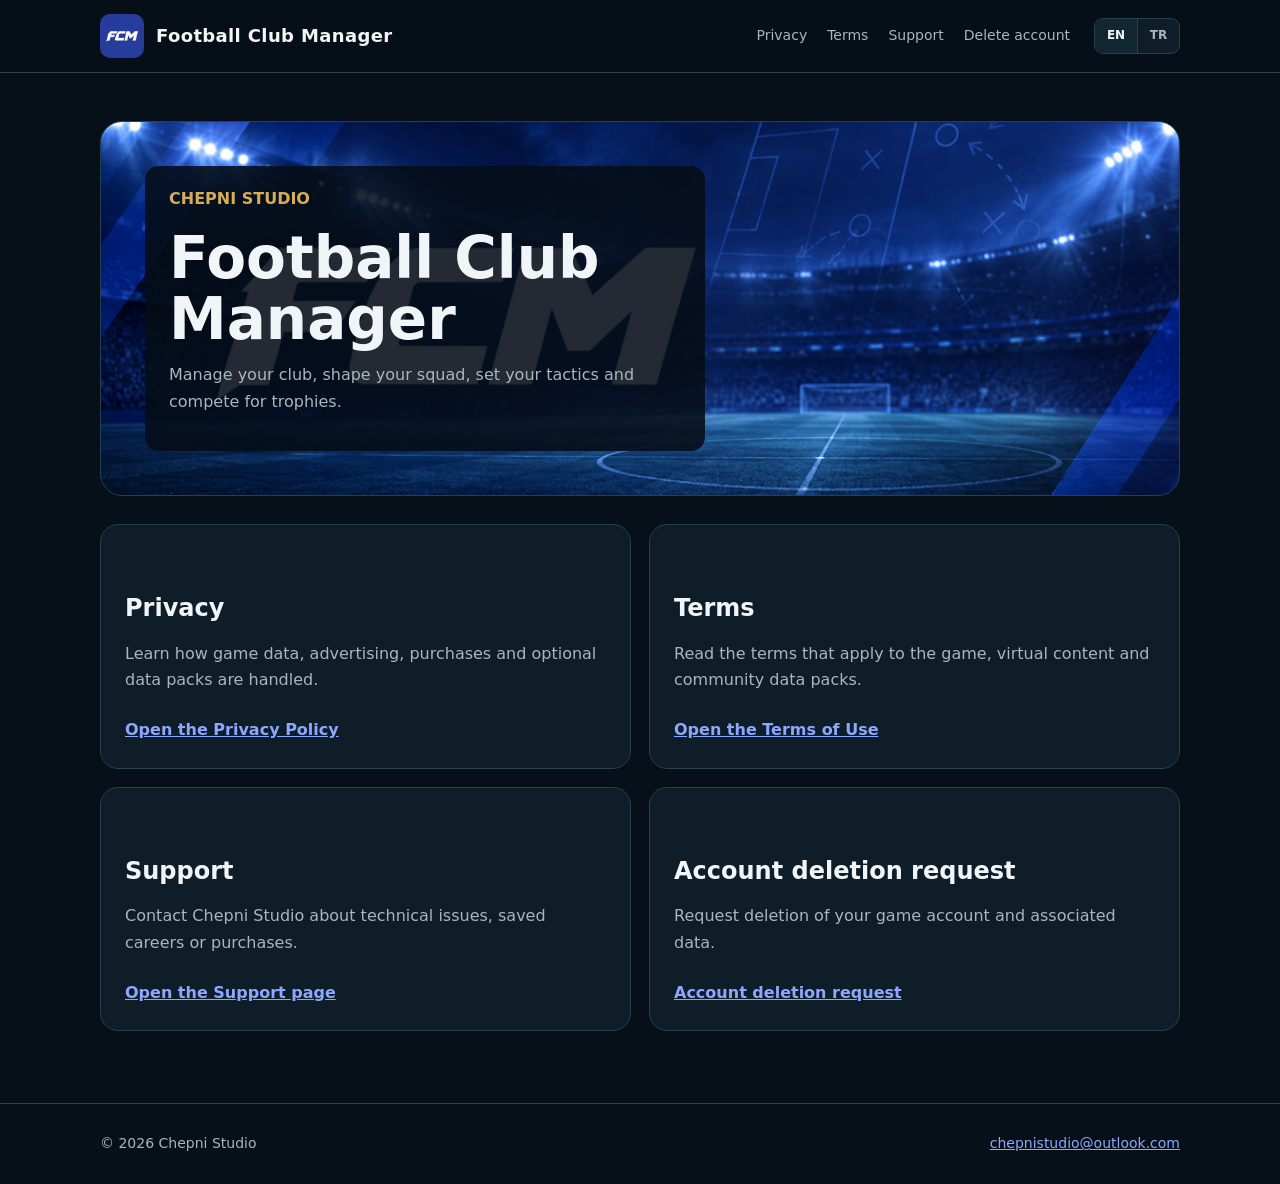
<file: index.html>
<!doctype html>
<html lang="en">
<head>
  <meta charset="utf-8">
  <meta name="viewport" content="width=device-width, initial-scale=1">
  <meta name="description" content="Official support and legal information for Football Club Manager.">
  <title>Football Club Manager | Chepni Studio</title>
  <link rel="icon" href="assets/store-icon.png">
  <link rel="stylesheet" href="styles.css">
</head>
<body>
  <header class="topbar">
    <div class="topbar-inner">
      <a class="brand" href="index.html"><img src="assets/store-icon.png" alt="FCM"><span>Football Club Manager</span></a>
      <div class="header-actions">
        <nav aria-label="Main navigation">
          <a href="privacy.html">Privacy</a>
          <a href="terms.html">Terms</a>
          <a href="support.html">Support</a>
        <a href="account-deletion.html">Delete account</a></nav>
        <div class="language-switch" aria-label="Language"><a href="index.html" aria-current="true">EN</a><a href="tr/index.html" lang="tr">TR</a></div>
      </div>
    </div>
  </header>
  <main class="page">
    <section class="hero">
      <div class="hero-copy">
        <p class="eyebrow">CHEPNI STUDIO</p>
        <h1>Football Club Manager</h1>
        <p class="muted">Manage your club, shape your squad, set your tactics and compete for trophies.</p>
      </div>
    </section>
    <section class="cards" aria-label="Information pages">
      <article class="card"><h2>Privacy</h2><p class="muted">Learn how game data, advertising, purchases and optional data packs are handled.</p><a href="privacy.html">Open the Privacy Policy</a></article>
      <article class="card"><h2>Terms</h2><p class="muted">Read the terms that apply to the game, virtual content and community data packs.</p><a href="terms.html">Open the Terms of Use</a></article>
      <article class="card"><h2>Support</h2><p class="muted">Contact Chepni Studio about technical issues, saved careers or purchases.</p><a href="support.html">Open the Support page</a></article>
    <article class="card"><h2>Account deletion request</h2><p class="muted">Request deletion of your game account and associated data.</p><a href="account-deletion.html">Account deletion request</a></article></section>
  </main>
  <footer><div class="footer-inner"><span>© 2026 Chepni Studio</span><a href="mailto:chepnistudio@outlook.com">chepnistudio@outlook.com</a></div></footer>
</body>
</html>
</file>
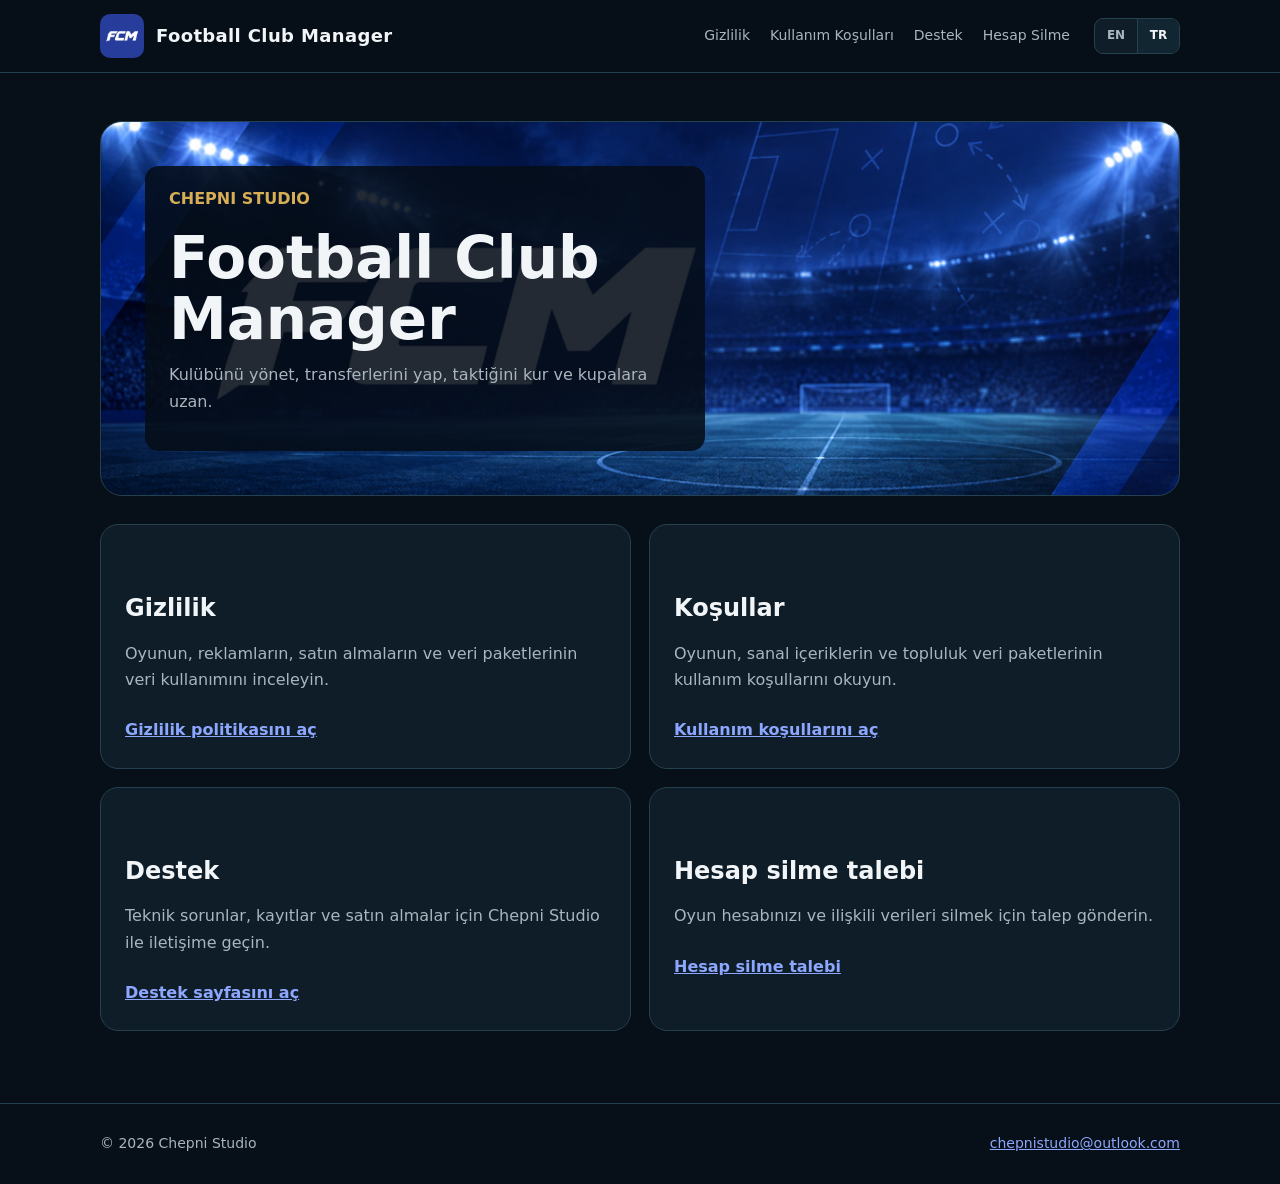
<file: tr/index.html>
<!doctype html>
<html lang="tr">
<head>
  <meta charset="utf-8">
  <meta name="viewport" content="width=device-width, initial-scale=1">
  <meta name="description" content="Football Club Manager resmi destek ve yasal bilgiler sayfası.">
  <title>Football Club Manager | Chepni Studio</title>
  <link rel="icon" href="../assets/store-icon.png">
  <link rel="stylesheet" href="../styles.css">
</head>
<body>
  <header class="topbar">
    <div class="topbar-inner">
      <a class="brand" href="index.html"><img src="../assets/store-icon.png" alt="FCM"><span>Football Club Manager</span></a>
      <div class="header-actions">
        <nav aria-label="Ana bağlantılar"><a href="privacy.html">Gizlilik</a><a href="terms.html">Kullanım Koşulları</a><a href="support.html">Destek</a><a href="account-deletion.html">Hesap Silme</a></nav>
        <div class="language-switch" aria-label="Dil"><a href="../index.html" lang="en">EN</a><a href="index.html" aria-current="true">TR</a></div>
      </div>
    </div>
  </header>
  <main class="page">
    <section class="hero">
      <div class="hero-copy">
        <p class="eyebrow">CHEPNI STUDIO</p>
        <h1>Football Club Manager</h1>
        <p class="muted">Kulübünü yönet, transferlerini yap, taktiğini kur ve kupalara uzan.</p>
      </div>
    </section>
    <section class="cards" aria-label="Bilgi sayfaları">
      <article class="card"><h2>Gizlilik</h2><p class="muted">Oyunun, reklamların, satın almaların ve veri paketlerinin veri kullanımını inceleyin.</p><a href="privacy.html">Gizlilik politikasını aç</a></article>
      <article class="card"><h2>Koşullar</h2><p class="muted">Oyunun, sanal içeriklerin ve topluluk veri paketlerinin kullanım koşullarını okuyun.</p><a href="terms.html">Kullanım koşullarını aç</a></article>
      <article class="card"><h2>Destek</h2><p class="muted">Teknik sorunlar, kayıtlar ve satın almalar için Chepni Studio ile iletişime geçin.</p><a href="support.html">Destek sayfasını aç</a></article>
    <article class="card"><h2>Hesap silme talebi</h2><p class="muted">Oyun hesabınızı ve ilişkili verileri silmek için talep gönderin.</p><a href="account-deletion.html">Hesap silme talebi</a></article></section>
  </main>
  <footer><div class="footer-inner"><span>© 2026 Chepni Studio</span><a href="mailto:chepnistudio@outlook.com">chepnistudio@outlook.com</a></div></footer>
</body>
</html>
</file>
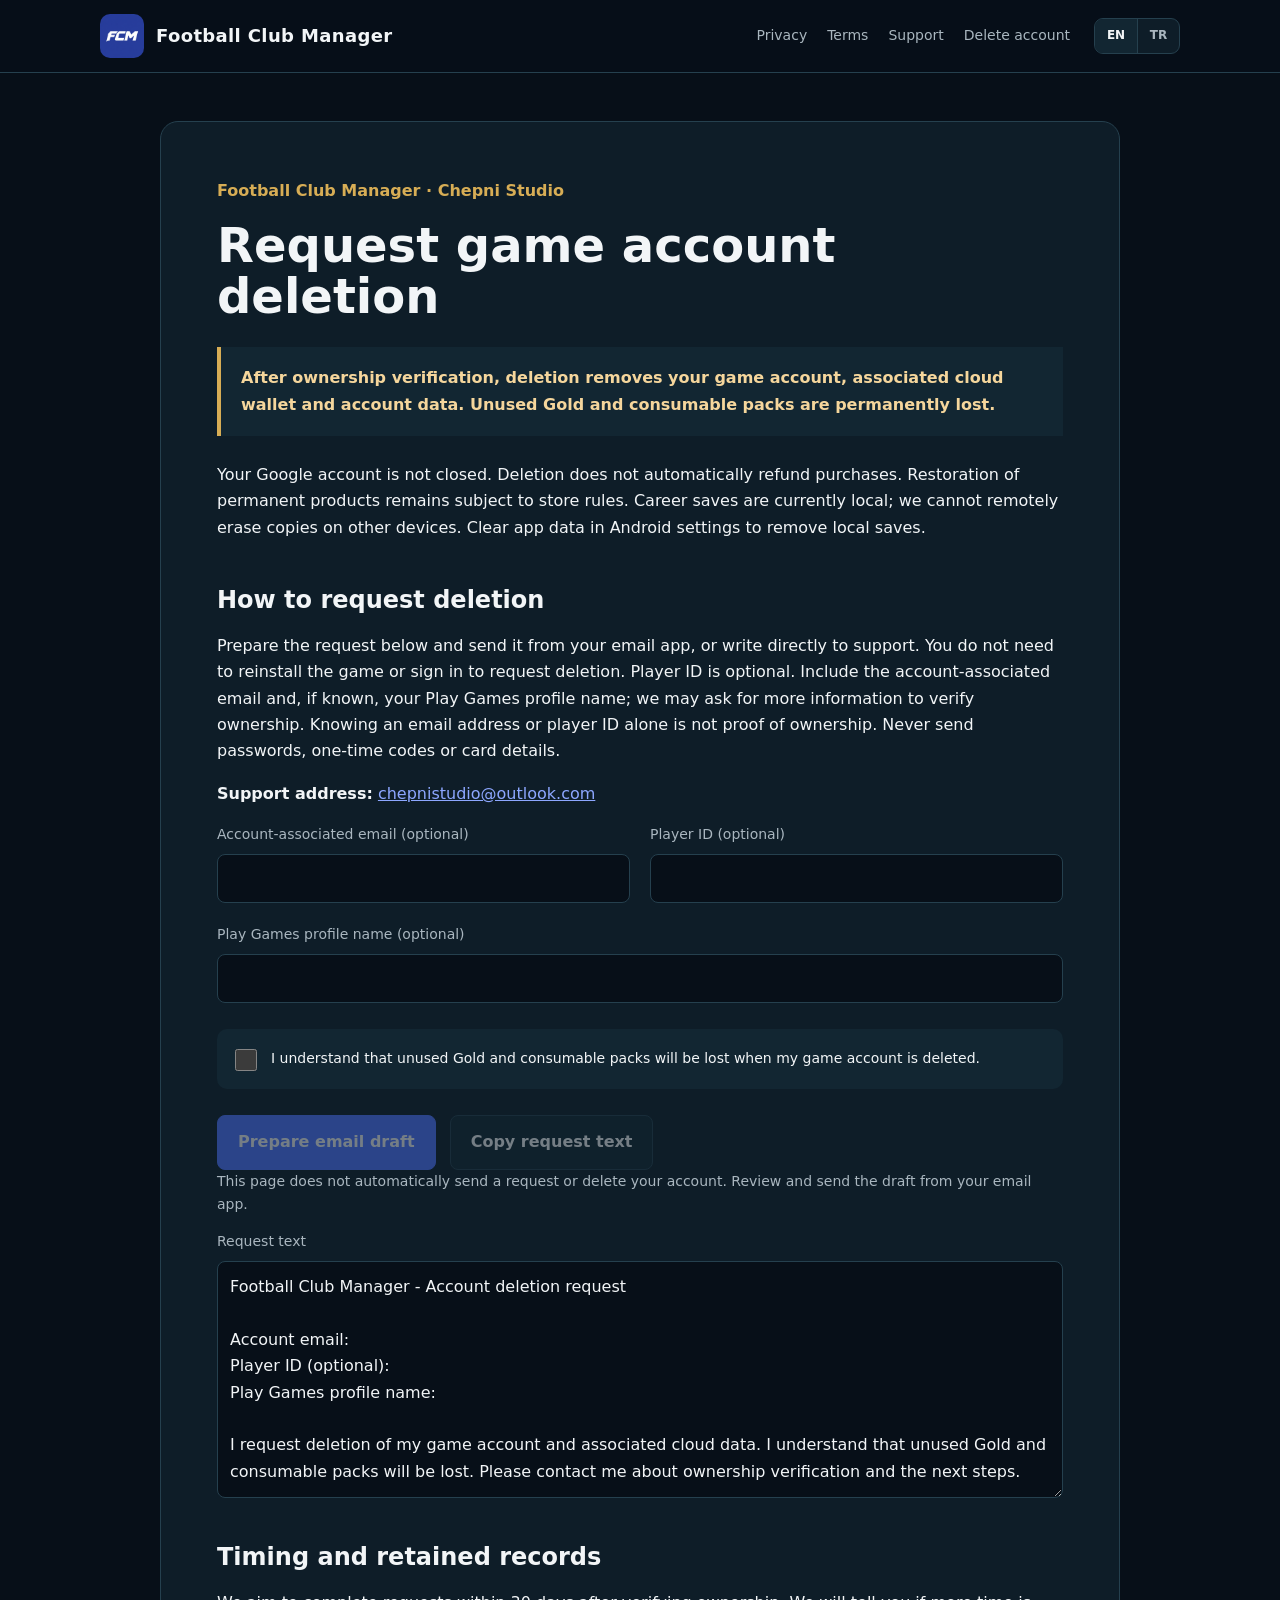
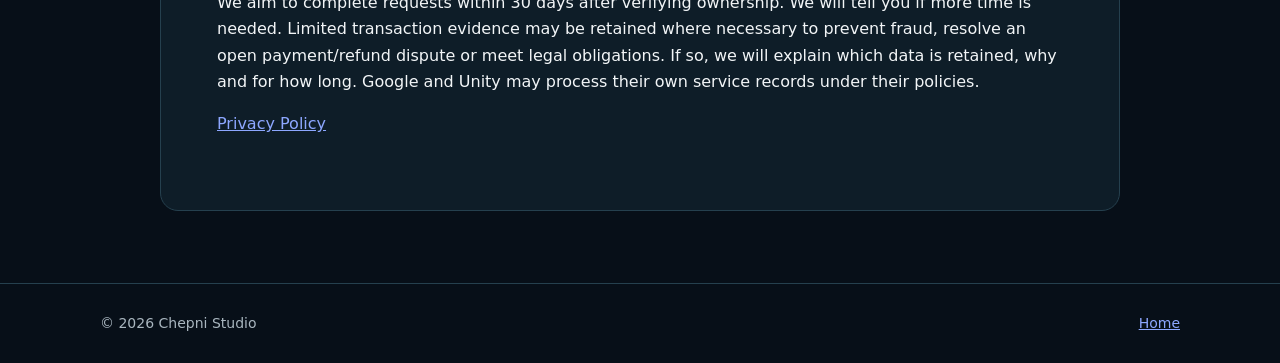
<file: account-deletion.html>
<!doctype html>
<html lang="en"><head><meta charset="utf-8"><meta name="viewport" content="width=device-width, initial-scale=1"><meta name="referrer" content="no-referrer"><title>Request game account deletion | Football Club Manager</title><link rel="icon" href="assets/store-icon.png"><link rel="stylesheet" href="styles.css"><script src="account-deletion.js" defer></script></head>
<body><header class="topbar"><div class="topbar-inner"><a class="brand" href="index.html"><img src="assets/store-icon.png" alt="FCM"><span>Football Club Manager</span></a><div class="header-actions"><nav aria-label="Main navigation"><a href="privacy.html">Privacy</a><a href="terms.html">Terms</a><a href="support.html">Support</a><a href="account-deletion.html">Delete account</a></nav><div class="language-switch" aria-label="Language"><a href="account-deletion.html" aria-current="true">EN</a><a href="tr/account-deletion.html" lang="tr">TR</a></div></div></div></header><main class="page"><article class="legal deletion-page"><p class="eyebrow">Football Club Manager · Chepni Studio</p><h1>Request game account deletion</h1>
<div class="callout loss-warning"><strong>After ownership verification, deletion removes your game account, associated cloud wallet and account data. Unused Gold and consumable packs are permanently lost.</strong></div><p>Your Google account is not closed. Deletion does not automatically refund purchases. Restoration of permanent products remains subject to store rules. Career saves are currently local; we cannot remotely erase copies on other devices. Clear app data in Android settings to remove local saves.</p>
<h2>How to request deletion</h2><p>Prepare the request below and send it from your email app, or write directly to support. You do not need to reinstall the game or sign in to request deletion. Player ID is optional. Include the account-associated email and, if known, your Play Games profile name; we may ask for more information to verify ownership. Knowing an email address or player ID alone is not proof of ownership. Never send passwords, one-time codes or card details.</p>
<p><strong>Support address:</strong> <a href="mailto:chepnistudio@outlook.com">chepnistudio@outlook.com</a></p>
<form id="deletion-request"><div class="request-fields"><label>Account-associated email (optional)<input id="account-email" type="email" maxlength="254" autocomplete="email"></label><label>Player ID (optional)<input id="player-id" maxlength="128" autocomplete="off"></label><label>Play Games profile name (optional)<input id="profile-name" maxlength="120" autocomplete="off"></label></div>
<label class="consent-row"><input id="loss-consent" type="checkbox" required><span>I understand that unused Gold and consumable packs will be lost when my game account is deleted.</span></label>
<div class="request-actions"><button id="prepare-request" type="submit" disabled>Prepare email draft</button><button id="copy-request" type="button" disabled>Copy request text</button></div>
<p id="request-status" role="status">This page does not automatically send a request or delete your account. Review and send the draft from your email app.</p>
<label for="request-preview">Request text</label><textarea id="request-preview" rows="8" readonly></textarea>
<noscript><p>The draft tool requires JavaScript. You can instead email the support address above directly to request deletion.</p></noscript></form>
<h2>Timing and retained records</h2><p>We aim to complete requests within 30 days after verifying ownership. We will tell you if more time is needed. Limited transaction evidence may be retained where necessary to prevent fraud, resolve an open payment/refund dispute or meet legal obligations. If so, we will explain which data is retained, why and for how long. Google and Unity may process their own service records under their policies.</p>
<p><a href="privacy.html">Privacy Policy</a></p></article></main><footer><div class="footer-inner"><span>© 2026 Chepni Studio</span><a href="index.html">Home</a></div></footer></body></html>
</file>
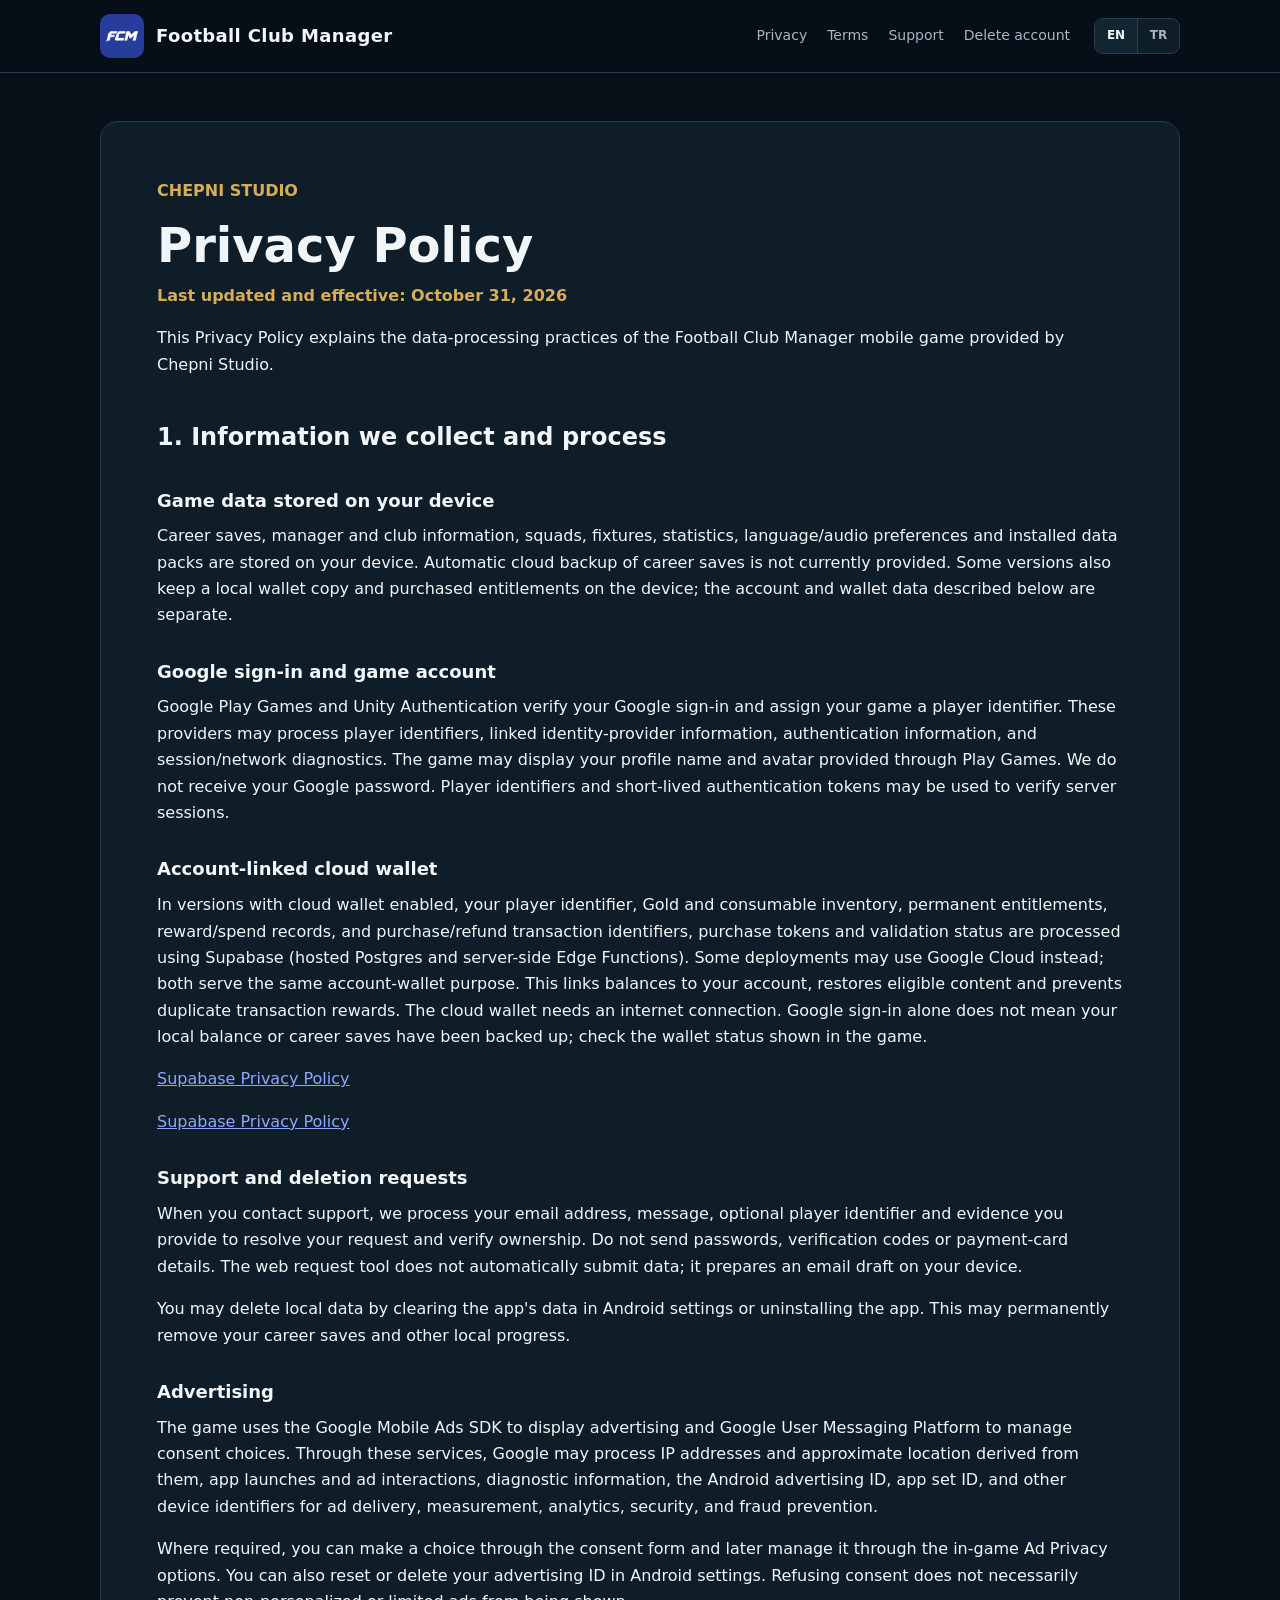
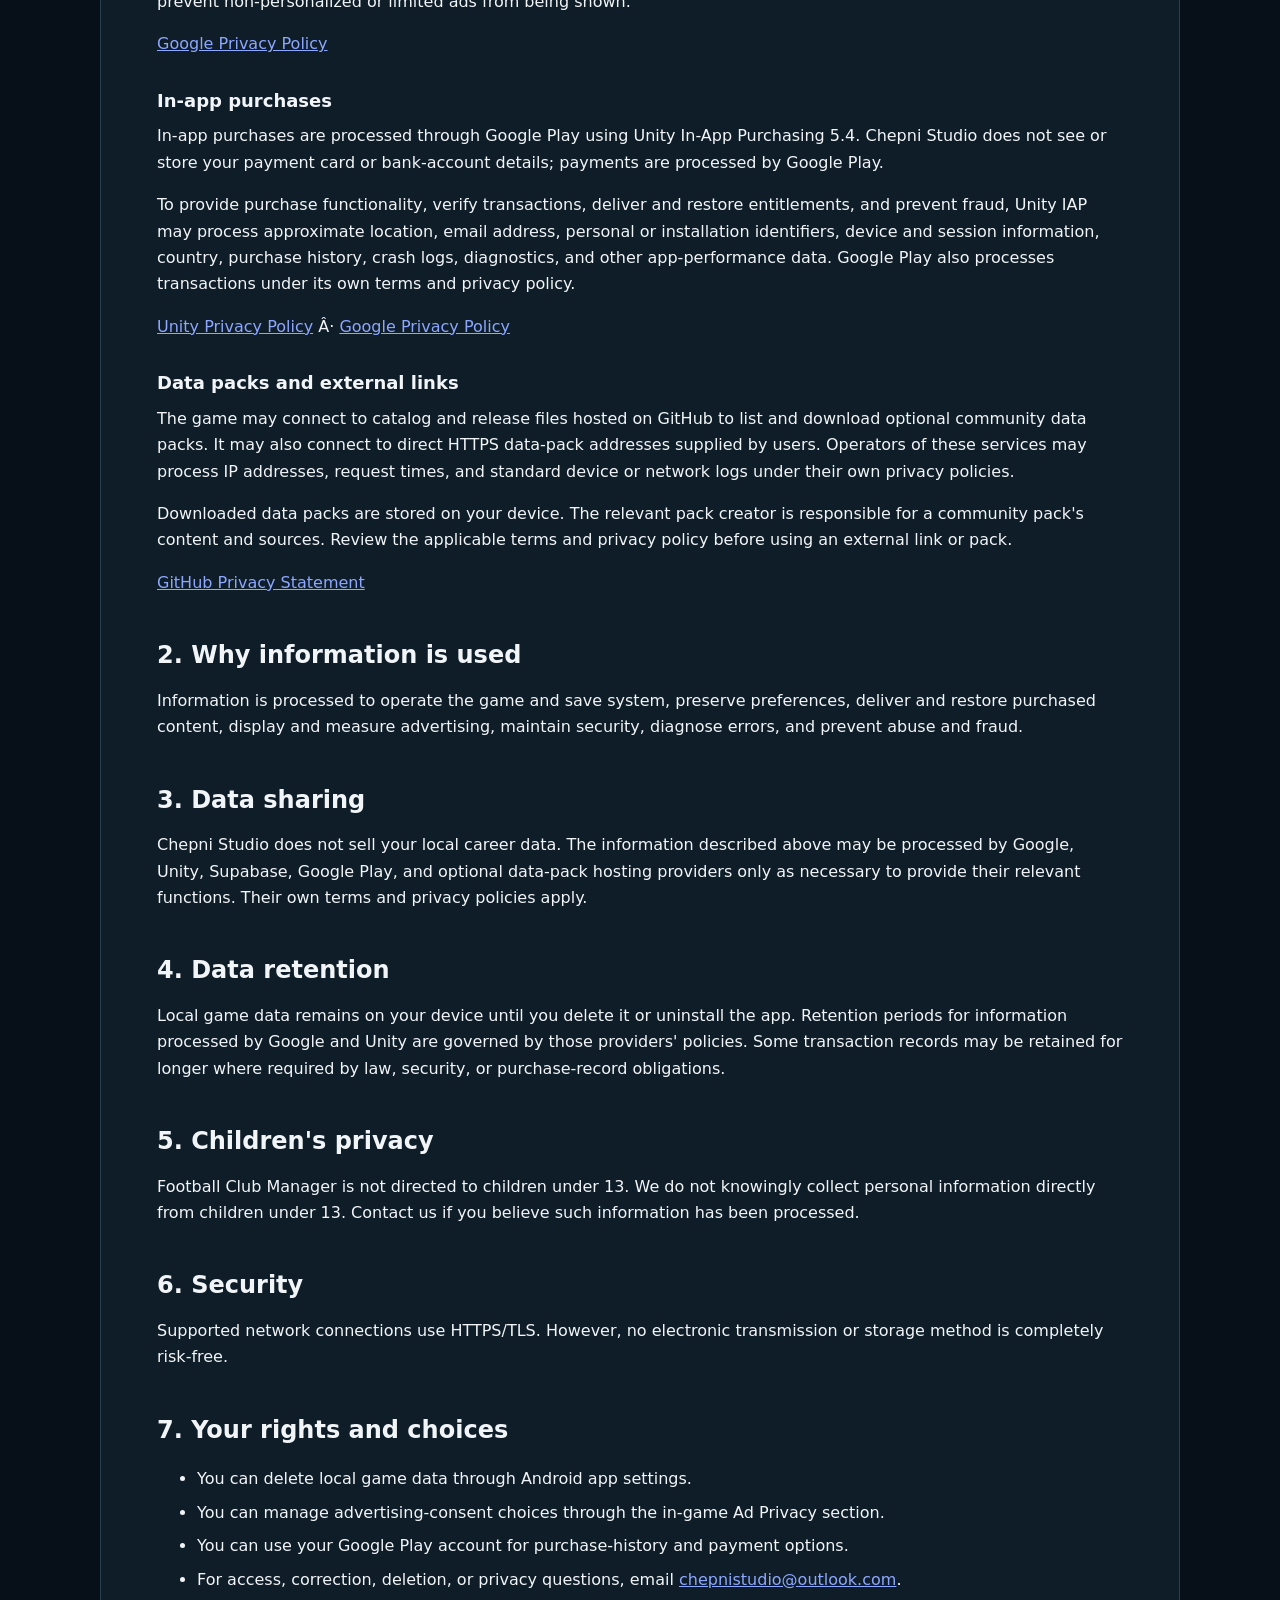
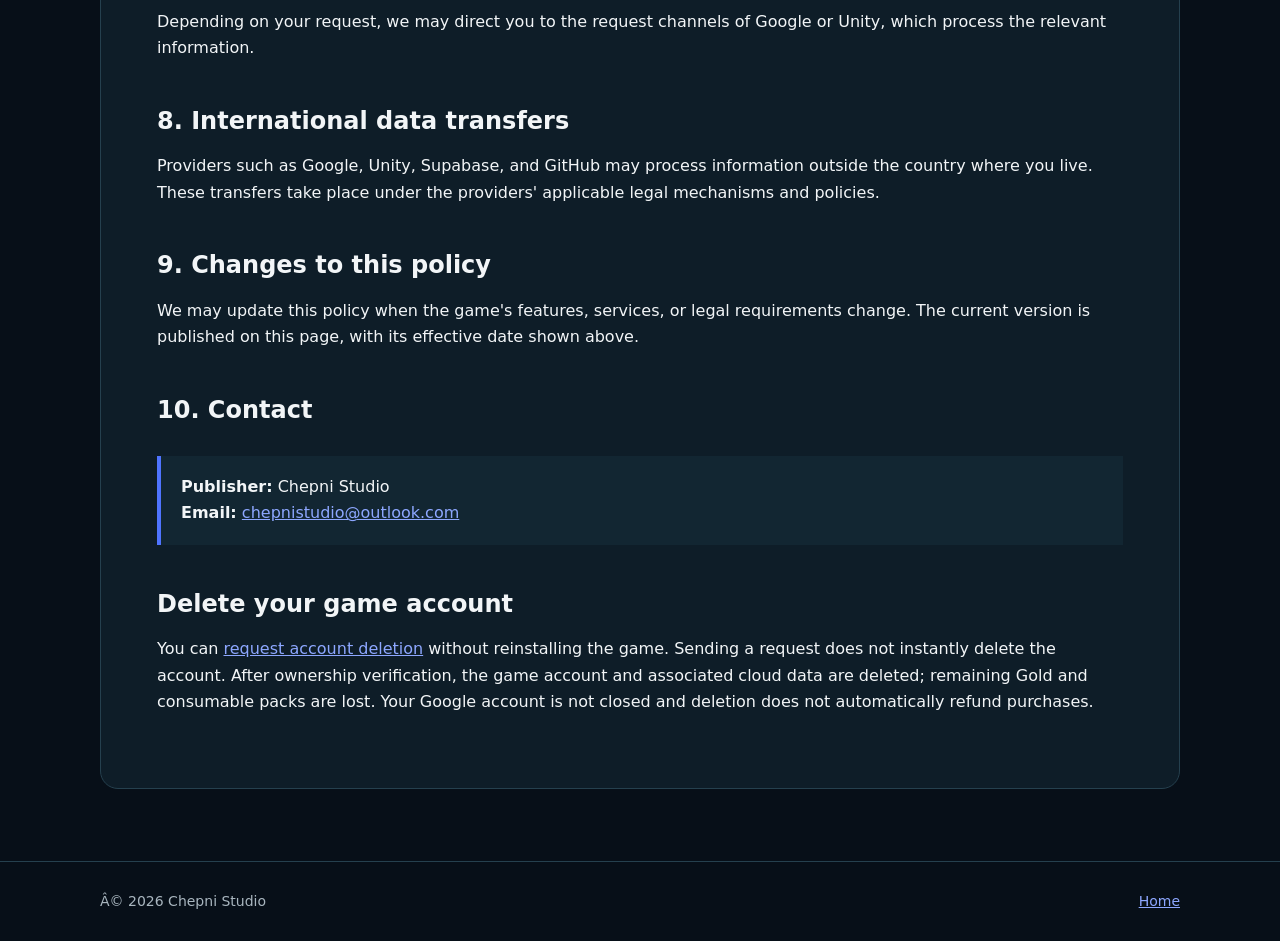
<file: privacy.html>
<!doctype html>
<html lang="en">
<head>
  <meta charset="utf-8">
  <meta name="viewport" content="width=device-width, initial-scale=1">
  <meta name="description" content="Privacy Policy for Football Club Manager.">
  <title>Privacy Policy | Football Club Manager</title>
  <link rel="icon" href="assets/store-icon.png">
  <link rel="stylesheet" href="styles.css">
</head>
<body>
  <header class="topbar"><div class="topbar-inner"><a class="brand" href="index.html"><img src="assets/store-icon.png" alt="FCM"><span>Football Club Manager</span></a><div class="header-actions"><nav aria-label="Main navigation"><a href="privacy.html">Privacy</a><a href="terms.html">Terms</a><a href="support.html">Support</a><a href="account-deletion.html">Delete account</a></nav><div class="language-switch" aria-label="Language"><a href="privacy.html" aria-current="true">EN</a><a href="tr/privacy.html" lang="tr">TR</a></div></div></div></header>
  <main class="page"><article class="legal">
    <p class="eyebrow">CHEPNI STUDIO</p>
    <h1>Privacy Policy</h1>
    <p class="updated">Last updated and effective: October 31, 2026</p>
    <p>This Privacy Policy explains the data-processing practices of the Football Club Manager mobile game provided by Chepni Studio.</p>

    <h2>1. Information we collect and process</h2>
    <h3>Game data stored on your device</h3>
    <p>Career saves, manager and club information, squads, fixtures, statistics, language/audio preferences and installed data packs are stored on your device. Automatic cloud backup of career saves is not currently provided. Some versions also keep a local wallet copy and purchased entitlements on the device; the account and wallet data described below are separate.</p>
    <h3>Google sign-in and game account</h3><p>Google Play Games and Unity Authentication verify your Google sign-in and assign your game a player identifier. These providers may process player identifiers, linked identity-provider information, authentication information, and session/network diagnostics. The game may display your profile name and avatar provided through Play Games. We do not receive your Google password. Player identifiers and short-lived authentication tokens may be used to verify server sessions.</p>
    <h3>Account-linked cloud wallet</h3><p>In versions with cloud wallet enabled, your player identifier, Gold and consumable inventory, permanent entitlements, reward/spend records, and purchase/refund transaction identifiers, purchase tokens and validation status are processed using Supabase (hosted Postgres and server-side Edge Functions). Some deployments may use Google Cloud instead; both serve the same account-wallet purpose. This links balances to your account, restores eligible content and prevents duplicate transaction rewards. The cloud wallet needs an internet connection. Google sign-in alone does not mean your local balance or career saves have been backed up; check the wallet status shown in the game.</p>
    <p><a href="https://supabase.com/privacy" rel="noopener noreferrer">Supabase Privacy Policy</a></p><p><a href="https://supabase.com/privacy" rel="noopener noreferrer">Supabase Privacy Policy</a></p><h3>Support and deletion requests</h3><p>When you contact support, we process your email address, message, optional player identifier and evidence you provide to resolve your request and verify ownership. Do not send passwords, verification codes or payment-card details. The web request tool does not automatically submit data; it prepares an email draft on your device.</p>
    <p>You may delete local data by clearing the app's data in Android settings or uninstalling the app. This may permanently remove your career saves and other local progress.</p>

    <h3>Advertising</h3>
    <p>The game uses the Google Mobile Ads SDK to display advertising and Google User Messaging Platform to manage consent choices. Through these services, Google may process IP addresses and approximate location derived from them, app launches and ad interactions, diagnostic information, the Android advertising ID, app set ID, and other device identifiers for ad delivery, measurement, analytics, security, and fraud prevention.</p>
    <p>Where required, you can make a choice through the consent form and later manage it through the in-game Ad Privacy options. You can also reset or delete your advertising ID in Android settings. Refusing consent does not necessarily prevent non-personalized or limited ads from being shown.</p>
    <p><a href="https://policies.google.com/privacy" rel="noopener noreferrer">Google Privacy Policy</a></p>

    <h3>In-app purchases</h3>
    <p>In-app purchases are processed through Google Play using Unity In-App Purchasing 5.4. Chepni Studio does not see or store your payment card or bank-account details; payments are processed by Google Play.</p>
    <p>To provide purchase functionality, verify transactions, deliver and restore entitlements, and prevent fraud, Unity IAP may process approximate location, email address, personal or installation identifiers, device and session information, country, purchase history, crash logs, diagnostics, and other app-performance data. Google Play also processes transactions under its own terms and privacy policy.</p>
    <p><a href="https://unity.com/legal/privacy-policy" rel="noopener noreferrer">Unity Privacy Policy</a> Â· <a href="https://policies.google.com/privacy" rel="noopener noreferrer">Google Privacy Policy</a></p>

    <h3>Data packs and external links</h3>
    <p>The game may connect to catalog and release files hosted on GitHub to list and download optional community data packs. It may also connect to direct HTTPS data-pack addresses supplied by users. Operators of these services may process IP addresses, request times, and standard device or network logs under their own privacy policies.</p>
    <p>Downloaded data packs are stored on your device. The relevant pack creator is responsible for a community pack's content and sources. Review the applicable terms and privacy policy before using an external link or pack.</p>
    <p><a href="https://docs.github.com/en/site-policy/privacy-policies/github-general-privacy-statement" rel="noopener noreferrer">GitHub Privacy Statement</a></p>

    <h2>2. Why information is used</h2>
    <p>Information is processed to operate the game and save system, preserve preferences, deliver and restore purchased content, display and measure advertising, maintain security, diagnose errors, and prevent abuse and fraud.</p>

    <h2>3. Data sharing</h2>
    <p>Chepni Studio does not sell your local career data. The information described above may be processed by Google, Unity, Supabase, Google Play, and optional data-pack hosting providers only as necessary to provide their relevant functions. Their own terms and privacy policies apply.</p>

    <h2>4. Data retention</h2>
    <p>Local game data remains on your device until you delete it or uninstall the app. Retention periods for information processed by Google and Unity are governed by those providers' policies. Some transaction records may be retained for longer where required by law, security, or purchase-record obligations.</p>

    <h2>5. Children's privacy</h2>
    <p>Football Club Manager is not directed to children under 13. We do not knowingly collect personal information directly from children under 13. Contact us if you believe such information has been processed.</p>

    <h2>6. Security</h2>
    <p>Supported network connections use HTTPS/TLS. However, no electronic transmission or storage method is completely risk-free.</p>

    <h2>7. Your rights and choices</h2>
    <ul><li>You can delete local game data through Android app settings.</li><li>You can manage advertising-consent choices through the in-game Ad Privacy section.</li><li>You can use your Google Play account for purchase-history and payment options.</li><li>For access, correction, deletion, or privacy questions, email <a href="mailto:chepnistudio@outlook.com">chepnistudio@outlook.com</a>.</li></ul>
    <p>Depending on your request, we may direct you to the request channels of Google or Unity, which process the relevant information.</p>

    <h2>8. International data transfers</h2>
    <p>Providers such as Google, Unity, Supabase, and GitHub may process information outside the country where you live. These transfers take place under the providers' applicable legal mechanisms and policies.</p>

    <h2>9. Changes to this policy</h2>
    <p>We may update this policy when the game's features, services, or legal requirements change. The current version is published on this page, with its effective date shown above.</p>

    <h2>10. Contact</h2>
    <div class="callout"><strong>Publisher:</strong> Chepni Studio<br><strong>Email:</strong> <a href="mailto:chepnistudio@outlook.com">chepnistudio@outlook.com</a></div>
  <h2>Delete your game account</h2><p>You can <a href="account-deletion.html">request account deletion</a> without reinstalling the game. Sending a request does not instantly delete the account. After ownership verification, the game account and associated cloud data are deleted; remaining Gold and consumable packs are lost. Your Google account is not closed and deletion does not automatically refund purchases.</p></article></main>
  <footer><div class="footer-inner"><span>Â© 2026 Chepni Studio</span><a href="index.html">Home</a></div></footer>
</body>
</html>
</file>
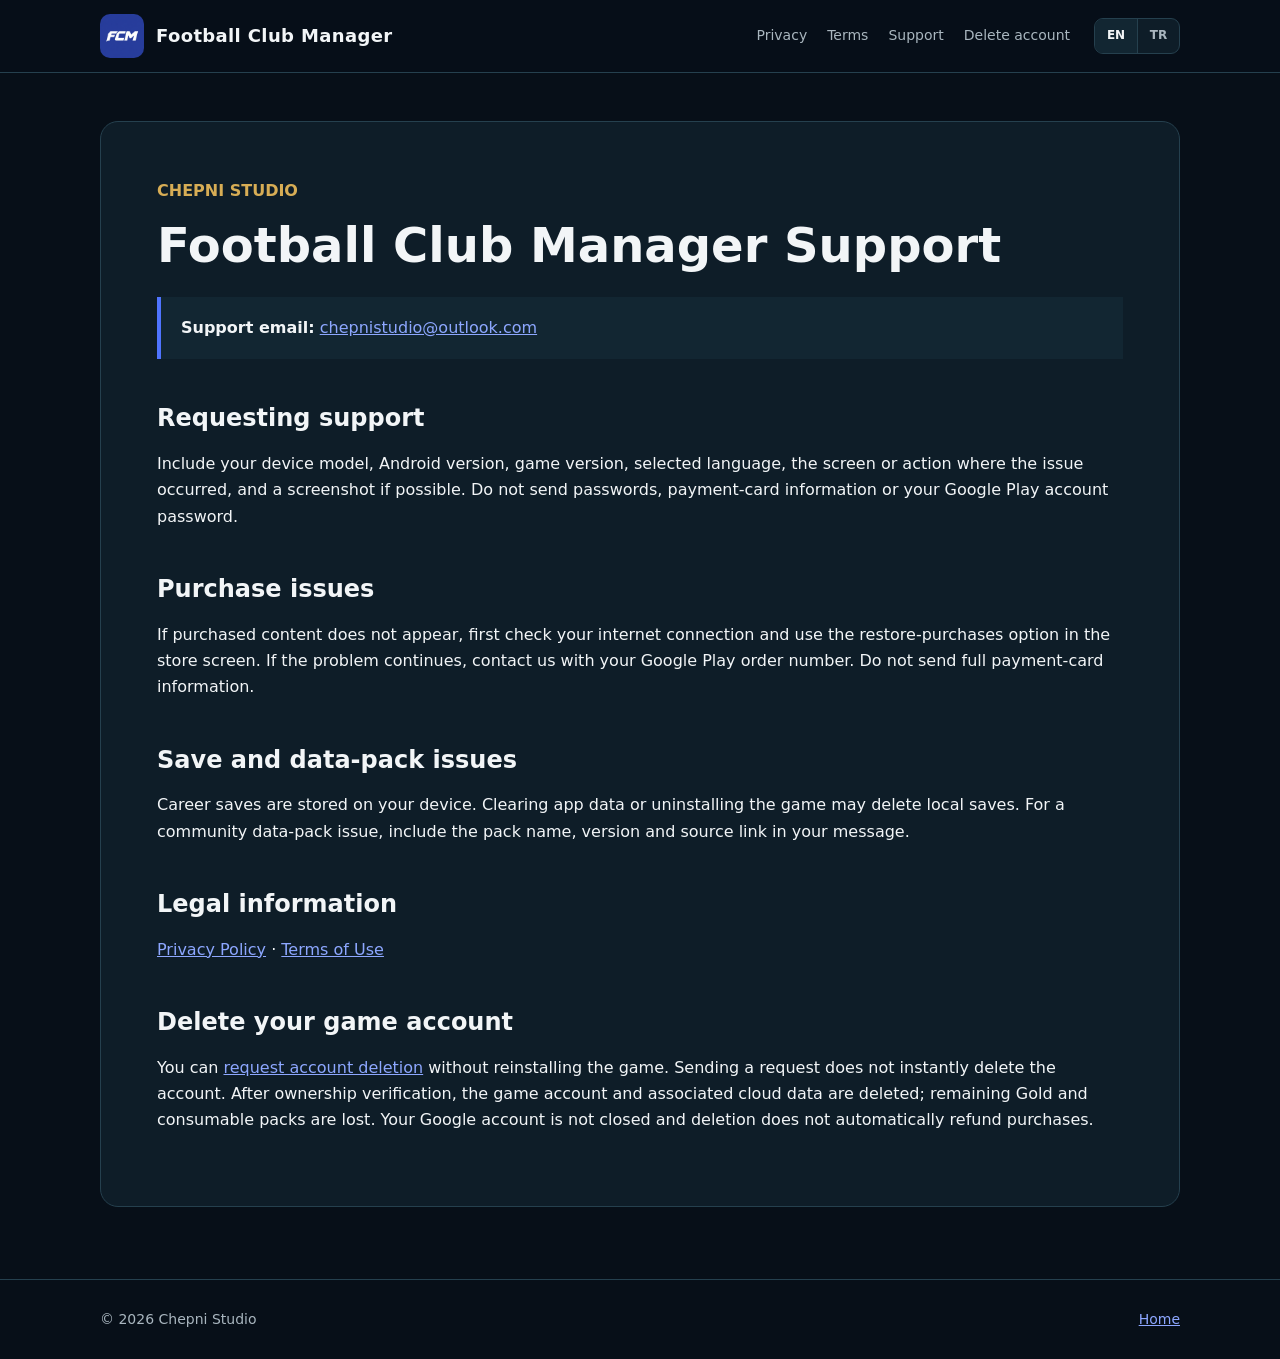
<file: support.html>
<!doctype html>
<html lang="en">
<head>
  <meta charset="utf-8">
  <meta name="viewport" content="width=device-width, initial-scale=1">
  <meta name="description" content="Support for Football Club Manager.">
  <title>Support | Football Club Manager</title>
  <link rel="icon" href="assets/store-icon.png">
  <link rel="stylesheet" href="styles.css">
</head>
<body>
  <header class="topbar"><div class="topbar-inner"><a class="brand" href="index.html"><img src="assets/store-icon.png" alt="FCM"><span>Football Club Manager</span></a><div class="header-actions"><nav aria-label="Main navigation"><a href="privacy.html">Privacy</a><a href="terms.html">Terms</a><a href="support.html">Support</a><a href="account-deletion.html">Delete account</a></nav><div class="language-switch" aria-label="Language"><a href="support.html" aria-current="true">EN</a><a href="tr/support.html" lang="tr">TR</a></div></div></div></header>
  <main class="page"><article class="legal">
    <p class="eyebrow">CHEPNI STUDIO</p><h1>Football Club Manager Support</h1>
    <div class="callout"><strong>Support email:</strong> <a href="mailto:chepnistudio@outlook.com">chepnistudio@outlook.com</a></div>
    <h2>Requesting support</h2><p>Include your device model, Android version, game version, selected language, the screen or action where the issue occurred, and a screenshot if possible. Do not send passwords, payment-card information or your Google Play account password.</p>
    <h2>Purchase issues</h2><p>If purchased content does not appear, first check your internet connection and use the restore-purchases option in the store screen. If the problem continues, contact us with your Google Play order number. Do not send full payment-card information.</p>
    <h2>Save and data-pack issues</h2><p>Career saves are stored on your device. Clearing app data or uninstalling the game may delete local saves. For a community data-pack issue, include the pack name, version and source link in your message.</p>
    <h2>Legal information</h2><p><a href="privacy.html">Privacy Policy</a> · <a href="terms.html">Terms of Use</a></p>
  <h2>Delete your game account</h2><p>You can <a href="account-deletion.html">request account deletion</a> without reinstalling the game. Sending a request does not instantly delete the account. After ownership verification, the game account and associated cloud data are deleted; remaining Gold and consumable packs are lost. Your Google account is not closed and deletion does not automatically refund purchases.</p></article></main>
  <footer><div class="footer-inner"><span>© 2026 Chepni Studio</span><a href="index.html">Home</a></div></footer>
</body>
</html>
</file>
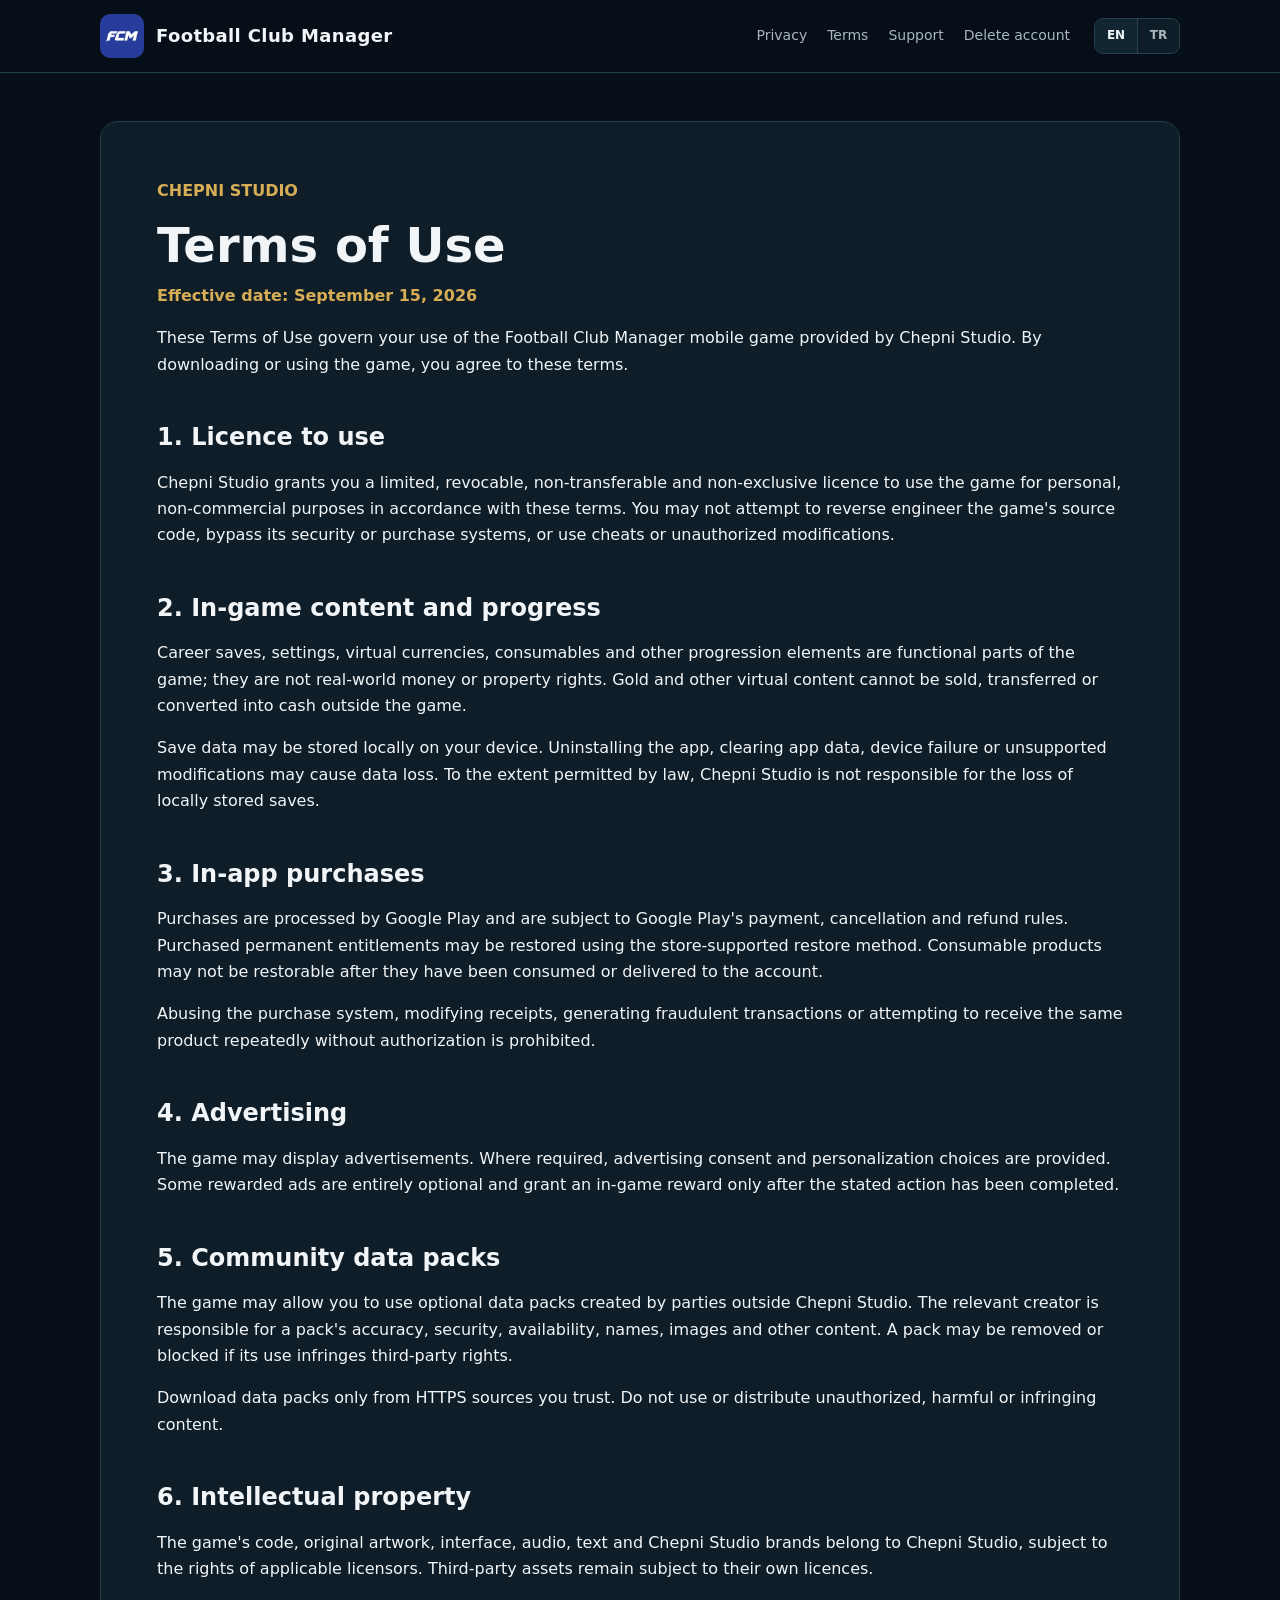
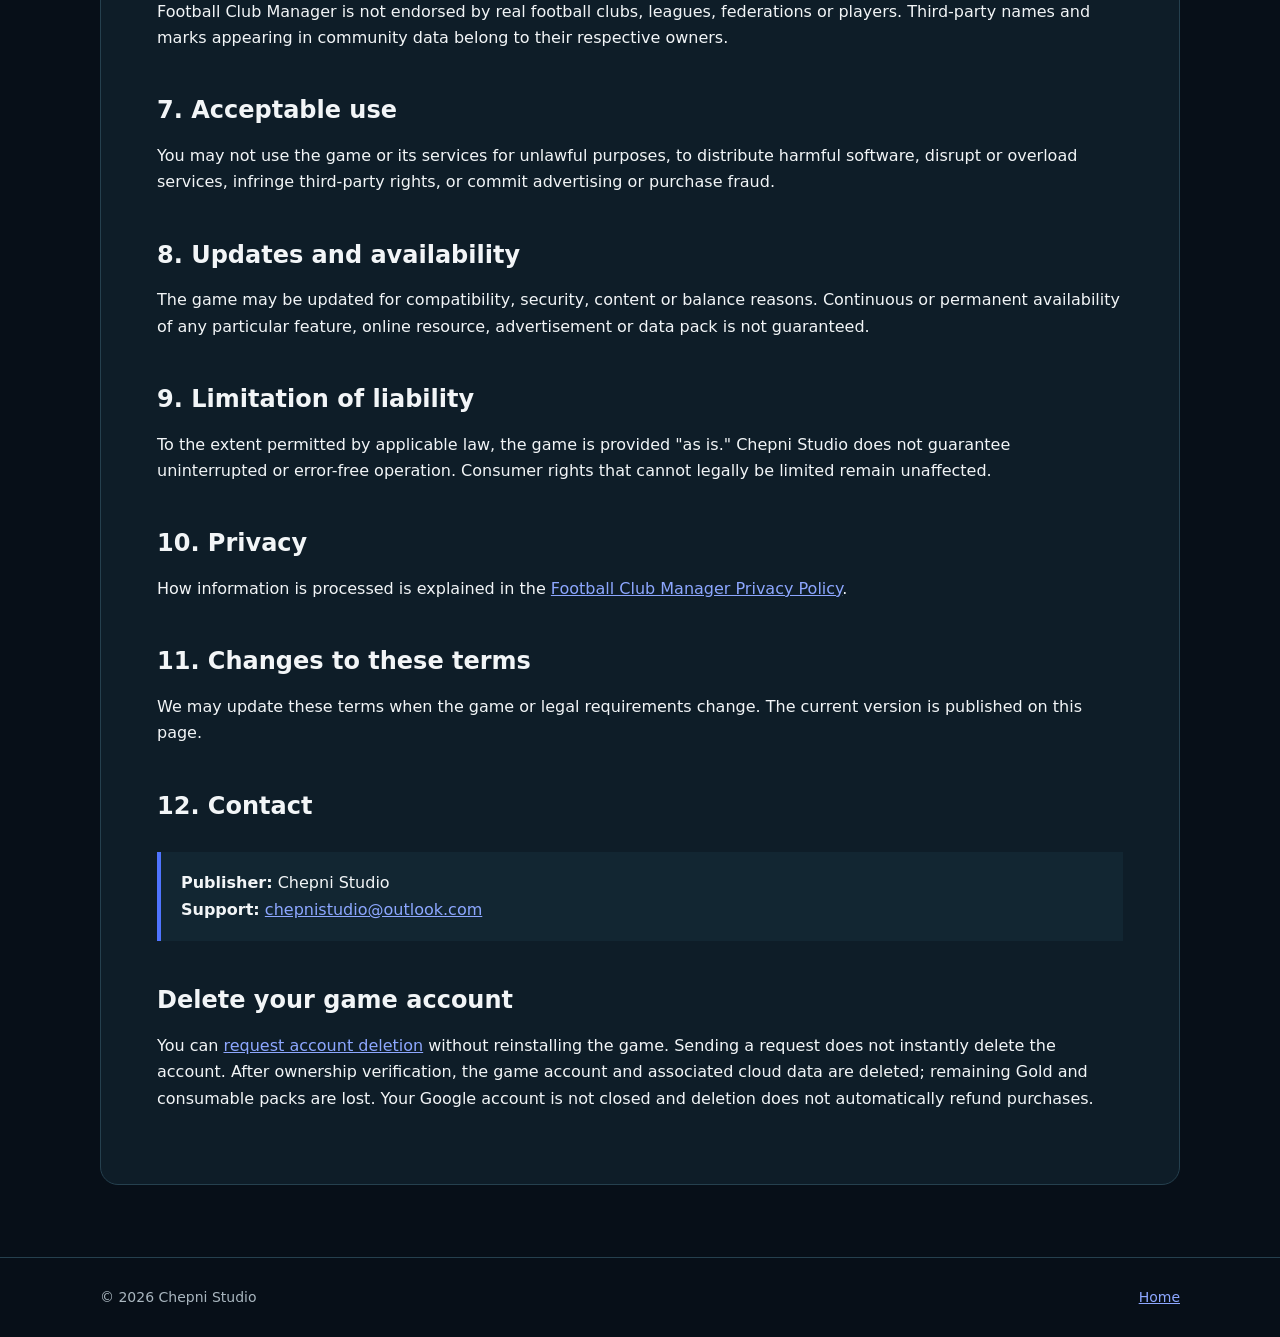
<file: terms.html>
<!doctype html>
<html lang="en">
<head>
  <meta charset="utf-8">
  <meta name="viewport" content="width=device-width, initial-scale=1">
  <meta name="description" content="Terms of Use for Football Club Manager.">
  <title>Terms of Use | Football Club Manager</title>
  <link rel="icon" href="assets/store-icon.png">
  <link rel="stylesheet" href="styles.css">
</head>
<body>
  <header class="topbar"><div class="topbar-inner"><a class="brand" href="index.html"><img src="assets/store-icon.png" alt="FCM"><span>Football Club Manager</span></a><div class="header-actions"><nav aria-label="Main navigation"><a href="privacy.html">Privacy</a><a href="terms.html">Terms</a><a href="support.html">Support</a><a href="account-deletion.html">Delete account</a></nav><div class="language-switch" aria-label="Language"><a href="terms.html" aria-current="true">EN</a><a href="tr/terms.html" lang="tr">TR</a></div></div></div></header>
  <main class="page"><article class="legal">
    <p class="eyebrow">CHEPNI STUDIO</p><h1>Terms of Use</h1><p class="updated">Effective date: September 15, 2026</p>
    <p>These Terms of Use govern your use of the Football Club Manager mobile game provided by Chepni Studio. By downloading or using the game, you agree to these terms.</p>
    <h2>1. Licence to use</h2><p>Chepni Studio grants you a limited, revocable, non-transferable and non-exclusive licence to use the game for personal, non-commercial purposes in accordance with these terms. You may not attempt to reverse engineer the game's source code, bypass its security or purchase systems, or use cheats or unauthorized modifications.</p>
    <h2>2. In-game content and progress</h2><p>Career saves, settings, virtual currencies, consumables and other progression elements are functional parts of the game; they are not real-world money or property rights. Gold and other virtual content cannot be sold, transferred or converted into cash outside the game.</p><p>Save data may be stored locally on your device. Uninstalling the app, clearing app data, device failure or unsupported modifications may cause data loss. To the extent permitted by law, Chepni Studio is not responsible for the loss of locally stored saves.</p>
    <h2>3. In-app purchases</h2><p>Purchases are processed by Google Play and are subject to Google Play's payment, cancellation and refund rules. Purchased permanent entitlements may be restored using the store-supported restore method. Consumable products may not be restorable after they have been consumed or delivered to the account.</p><p>Abusing the purchase system, modifying receipts, generating fraudulent transactions or attempting to receive the same product repeatedly without authorization is prohibited.</p>
    <h2>4. Advertising</h2><p>The game may display advertisements. Where required, advertising consent and personalization choices are provided. Some rewarded ads are entirely optional and grant an in-game reward only after the stated action has been completed.</p>
    <h2>5. Community data packs</h2><p>The game may allow you to use optional data packs created by parties outside Chepni Studio. The relevant creator is responsible for a pack's accuracy, security, availability, names, images and other content. A pack may be removed or blocked if its use infringes third-party rights.</p><p>Download data packs only from HTTPS sources you trust. Do not use or distribute unauthorized, harmful or infringing content.</p>
    <h2>6. Intellectual property</h2><p>The game's code, original artwork, interface, audio, text and Chepni Studio brands belong to Chepni Studio, subject to the rights of applicable licensors. Third-party assets remain subject to their own licences.</p><p>Football Club Manager is not endorsed by real football clubs, leagues, federations or players. Third-party names and marks appearing in community data belong to their respective owners.</p>
    <h2>7. Acceptable use</h2><p>You may not use the game or its services for unlawful purposes, to distribute harmful software, disrupt or overload services, infringe third-party rights, or commit advertising or purchase fraud.</p>
    <h2>8. Updates and availability</h2><p>The game may be updated for compatibility, security, content or balance reasons. Continuous or permanent availability of any particular feature, online resource, advertisement or data pack is not guaranteed.</p>
    <h2>9. Limitation of liability</h2><p>To the extent permitted by applicable law, the game is provided "as is." Chepni Studio does not guarantee uninterrupted or error-free operation. Consumer rights that cannot legally be limited remain unaffected.</p>
    <h2>10. Privacy</h2><p>How information is processed is explained in the <a href="privacy.html">Football Club Manager Privacy Policy</a>.</p>
    <h2>11. Changes to these terms</h2><p>We may update these terms when the game or legal requirements change. The current version is published on this page.</p>
    <h2>12. Contact</h2><div class="callout"><strong>Publisher:</strong> Chepni Studio<br><strong>Support:</strong> <a href="mailto:chepnistudio@outlook.com">chepnistudio@outlook.com</a></div>
  <h2>Delete your game account</h2><p>You can <a href="account-deletion.html">request account deletion</a> without reinstalling the game. Sending a request does not instantly delete the account. After ownership verification, the game account and associated cloud data are deleted; remaining Gold and consumable packs are lost. Your Google account is not closed and deletion does not automatically refund purchases.</p></article></main>
  <footer><div class="footer-inner"><span>© 2026 Chepni Studio</span><a href="index.html">Home</a></div></footer>
</body>
</html>
</file>
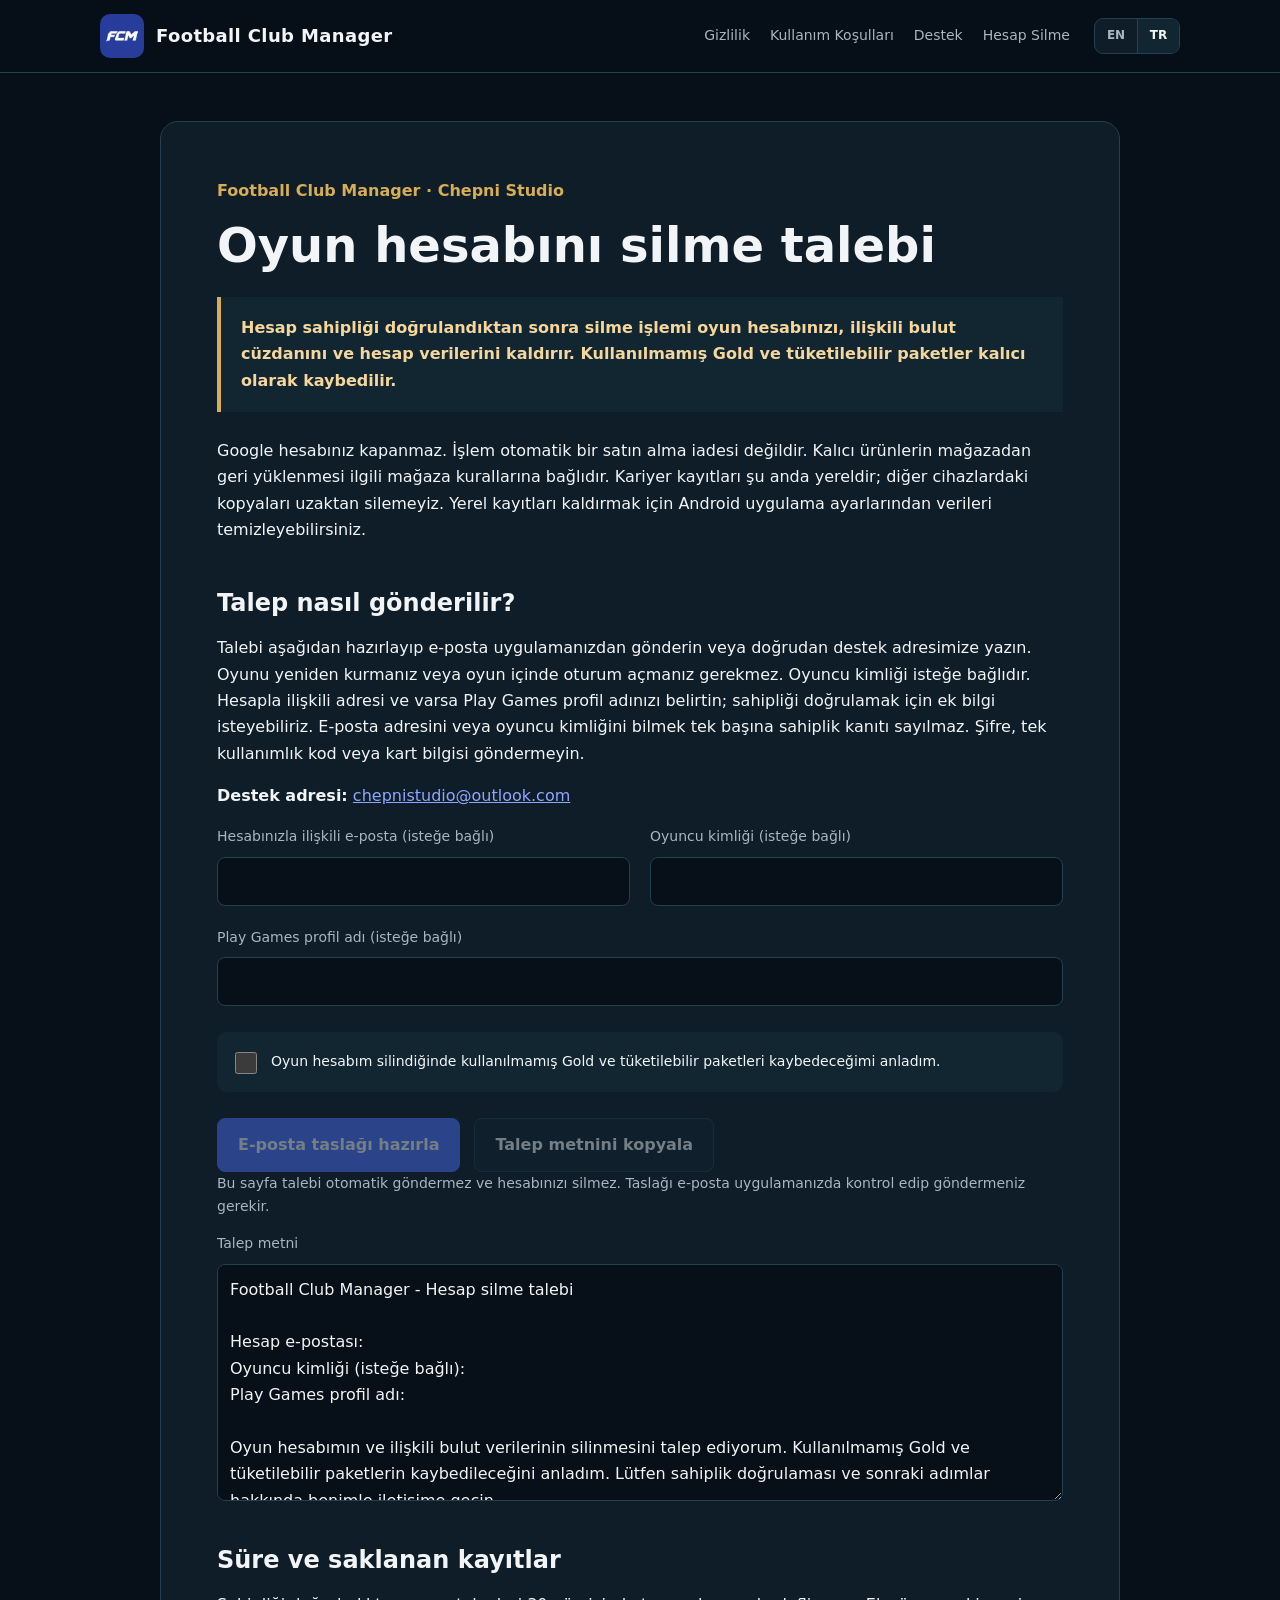
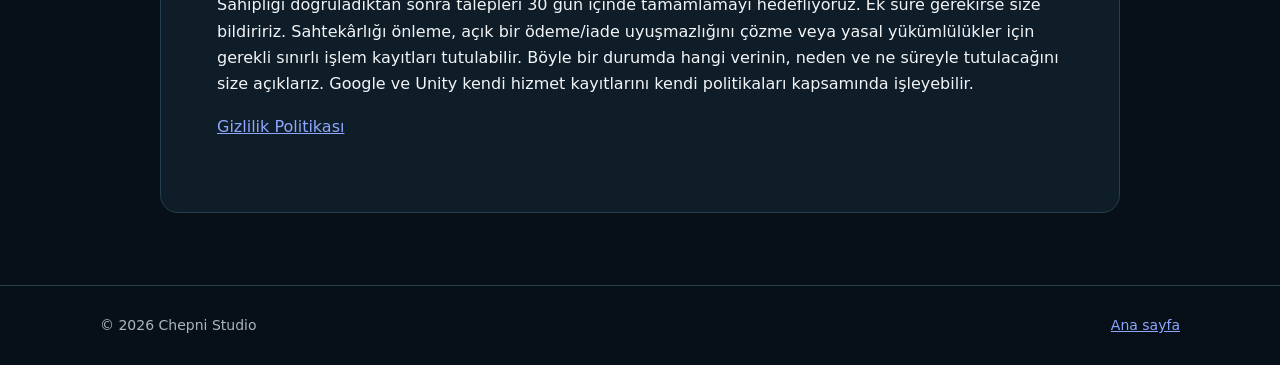
<file: tr/account-deletion.html>
<!doctype html>
<html lang="tr"><head><meta charset="utf-8"><meta name="viewport" content="width=device-width, initial-scale=1"><meta name="referrer" content="no-referrer"><title>Oyun hesabını silme talebi | Football Club Manager</title><link rel="icon" href="../assets/store-icon.png"><link rel="stylesheet" href="../styles.css"><script src="../account-deletion.js" defer></script></head>
<body><header class="topbar"><div class="topbar-inner"><a class="brand" href="index.html"><img src="../assets/store-icon.png" alt="FCM"><span>Football Club Manager</span></a><div class="header-actions"><nav aria-label="Ana bağlantılar"><a href="privacy.html">Gizlilik</a><a href="terms.html">Kullanım Koşulları</a><a href="support.html">Destek</a><a href="account-deletion.html">Hesap Silme</a></nav><div class="language-switch" aria-label="Dil"><a href="../account-deletion.html" lang="en">EN</a><a href="account-deletion.html" aria-current="true">TR</a></div></div></div></header><main class="page"><article class="legal deletion-page"><p class="eyebrow">Football Club Manager · Chepni Studio</p><h1>Oyun hesabını silme talebi</h1>
<div class="callout loss-warning"><strong>Hesap sahipliği doğrulandıktan sonra silme işlemi oyun hesabınızı, ilişkili bulut cüzdanını ve hesap verilerini kaldırır. Kullanılmamış Gold ve tüketilebilir paketler kalıcı olarak kaybedilir.</strong></div><p>Google hesabınız kapanmaz. İşlem otomatik bir satın alma iadesi değildir. Kalıcı ürünlerin mağazadan geri yüklenmesi ilgili mağaza kurallarına bağlıdır. Kariyer kayıtları şu anda yereldir; diğer cihazlardaki kopyaları uzaktan silemeyiz. Yerel kayıtları kaldırmak için Android uygulama ayarlarından verileri temizleyebilirsiniz.</p>
<h2>Talep nasıl gönderilir?</h2><p>Talebi aşağıdan hazırlayıp e-posta uygulamanızdan gönderin veya doğrudan destek adresimize yazın. Oyunu yeniden kurmanız veya oyun içinde oturum açmanız gerekmez. Oyuncu kimliği isteğe bağlıdır. Hesapla ilişkili adresi ve varsa Play Games profil adınızı belirtin; sahipliği doğrulamak için ek bilgi isteyebiliriz. E-posta adresini veya oyuncu kimliğini bilmek tek başına sahiplik kanıtı sayılmaz. Şifre, tek kullanımlık kod veya kart bilgisi göndermeyin.</p>
<p><strong>Destek adresi:</strong> <a href="mailto:chepnistudio@outlook.com">chepnistudio@outlook.com</a></p>
<form id="deletion-request"><div class="request-fields"><label>Hesabınızla ilişkili e-posta (isteğe bağlı)<input id="account-email" type="email" maxlength="254" autocomplete="email"></label><label>Oyuncu kimliği (isteğe bağlı)<input id="player-id" maxlength="128" autocomplete="off"></label><label>Play Games profil adı (isteğe bağlı)<input id="profile-name" maxlength="120" autocomplete="off"></label></div>
<label class="consent-row"><input id="loss-consent" type="checkbox" required><span>Oyun hesabım silindiğinde kullanılmamış Gold ve tüketilebilir paketleri kaybedeceğimi anladım.</span></label>
<div class="request-actions"><button id="prepare-request" type="submit" disabled>E-posta taslağı hazırla</button><button id="copy-request" type="button" disabled>Talep metnini kopyala</button></div>
<p id="request-status" role="status">Bu sayfa talebi otomatik göndermez ve hesabınızı silmez. Taslağı e-posta uygulamanızda kontrol edip göndermeniz gerekir.</p>
<label for="request-preview">Talep metni</label><textarea id="request-preview" rows="8" readonly></textarea>
<noscript><p>Taslak aracı için JavaScript gereklidir. Bunun yerine yukarıdaki destek adresine doğrudan e-posta göndererek silme talebinde bulunabilirsiniz.</p></noscript></form>
<h2>Süre ve saklanan kayıtlar</h2><p>Sahipliği doğruladıktan sonra talepleri 30 gün içinde tamamlamayı hedefliyoruz. Ek süre gerekirse size bildiririz. Sahtekârlığı önleme, açık bir ödeme/iade uyuşmazlığını çözme veya yasal yükümlülükler için gerekli sınırlı işlem kayıtları tutulabilir. Böyle bir durumda hangi verinin, neden ve ne süreyle tutulacağını size açıklarız. Google ve Unity kendi hizmet kayıtlarını kendi politikaları kapsamında işleyebilir.</p>
<p><a href="privacy.html">Gizlilik Politikası</a></p></article></main><footer><div class="footer-inner"><span>© 2026 Chepni Studio</span><a href="index.html">Ana sayfa</a></div></footer></body></html>
</file>
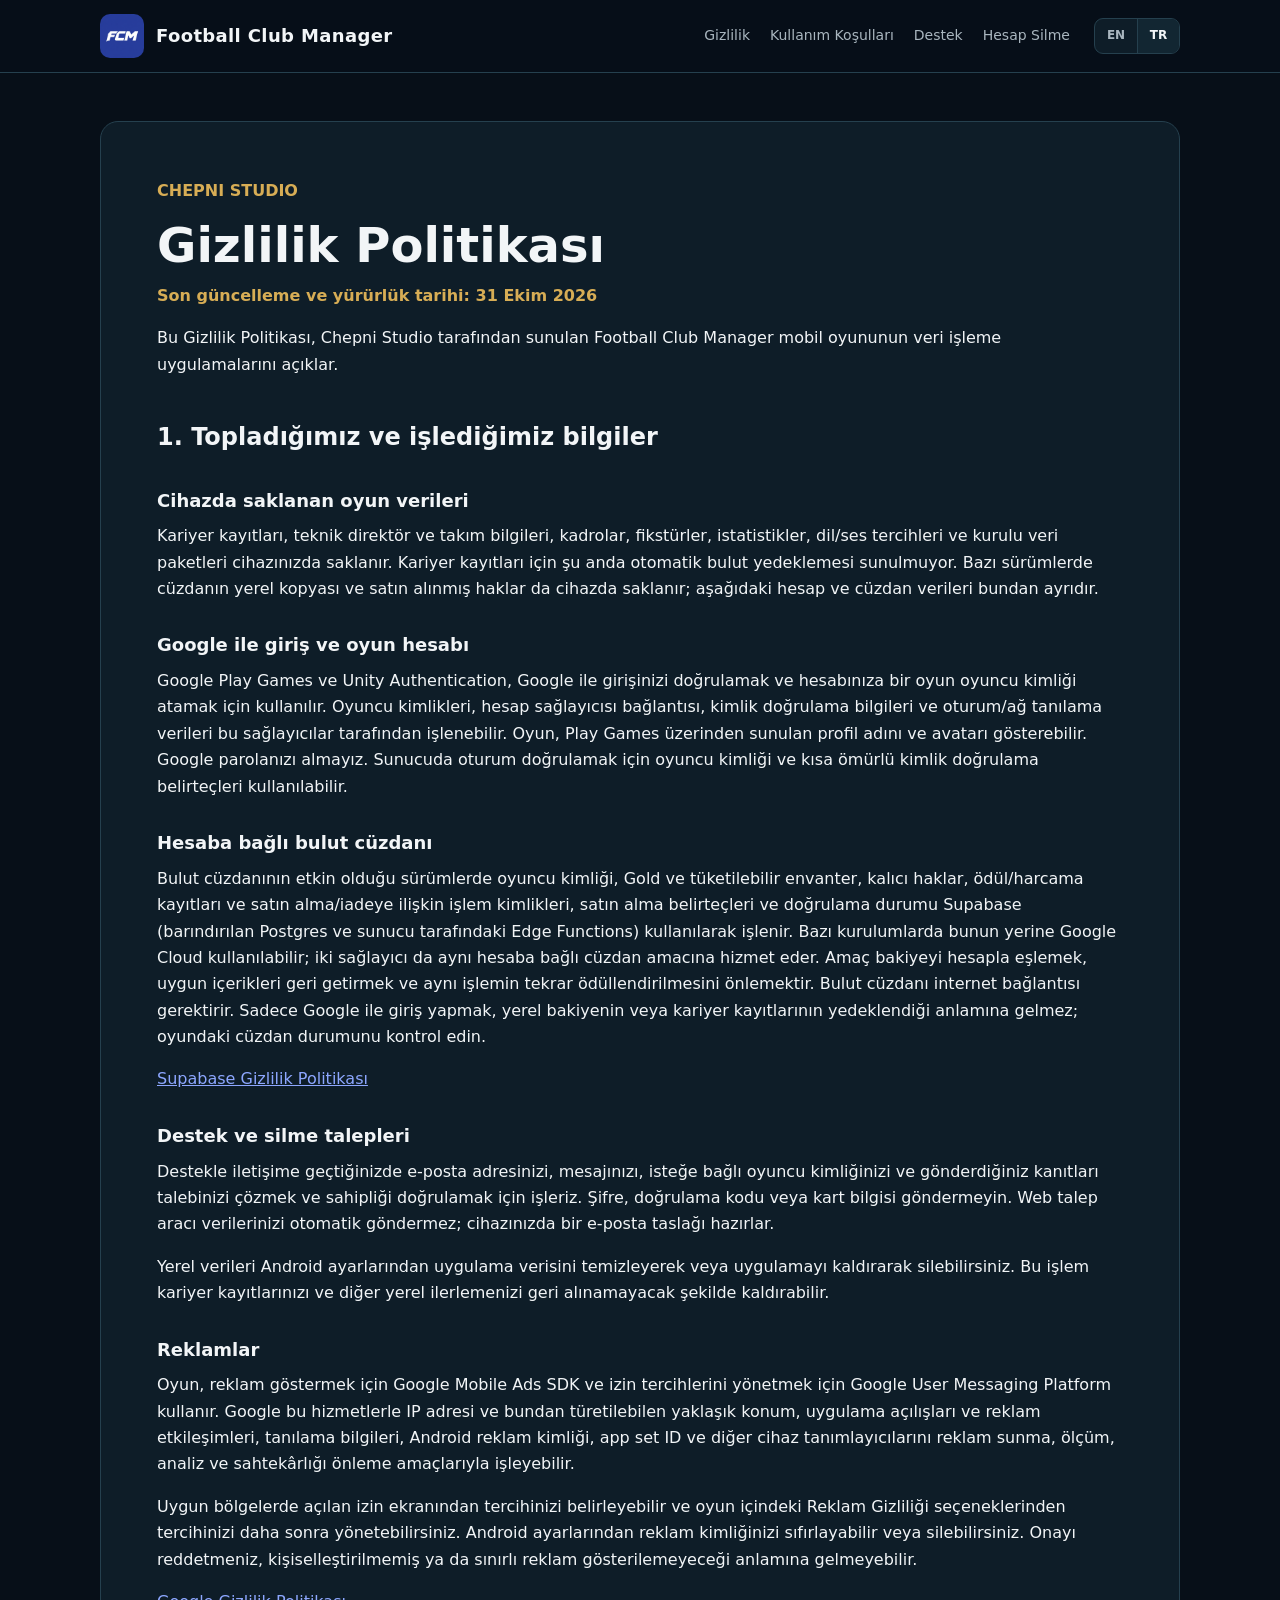
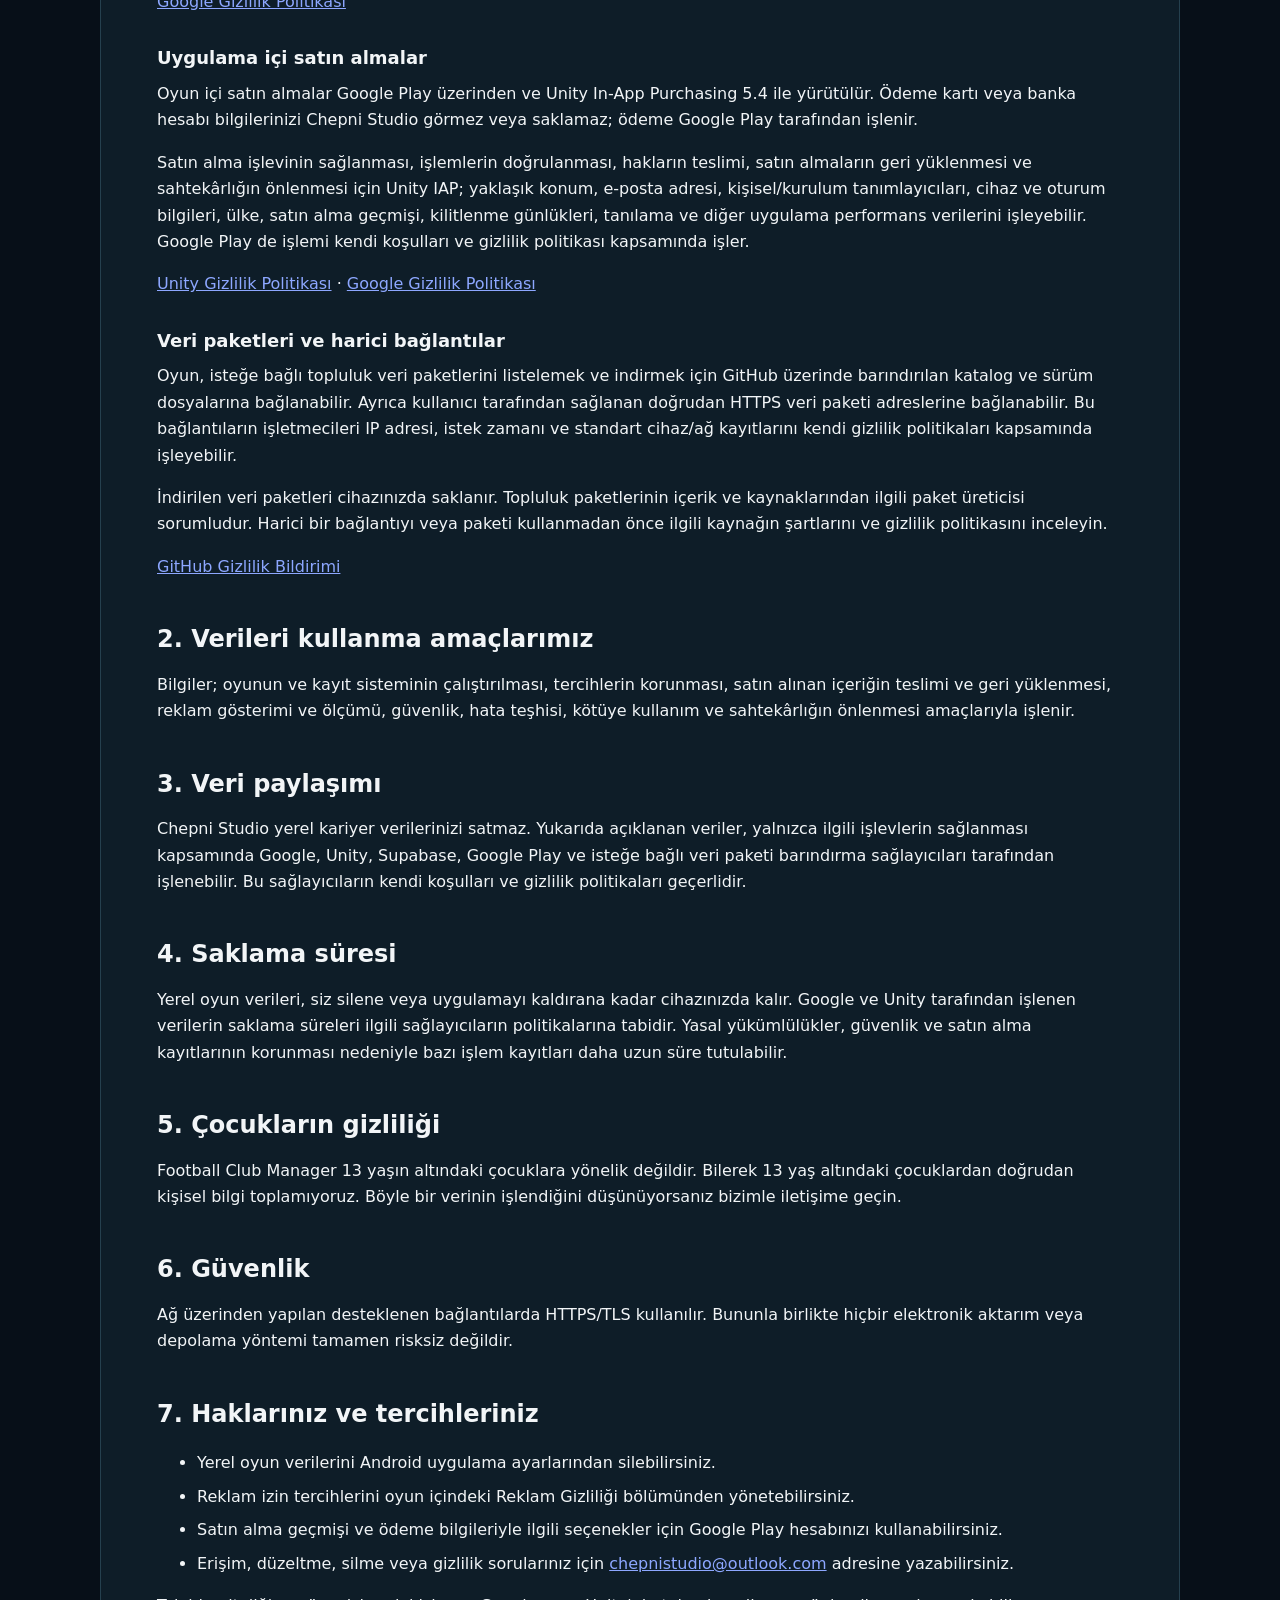
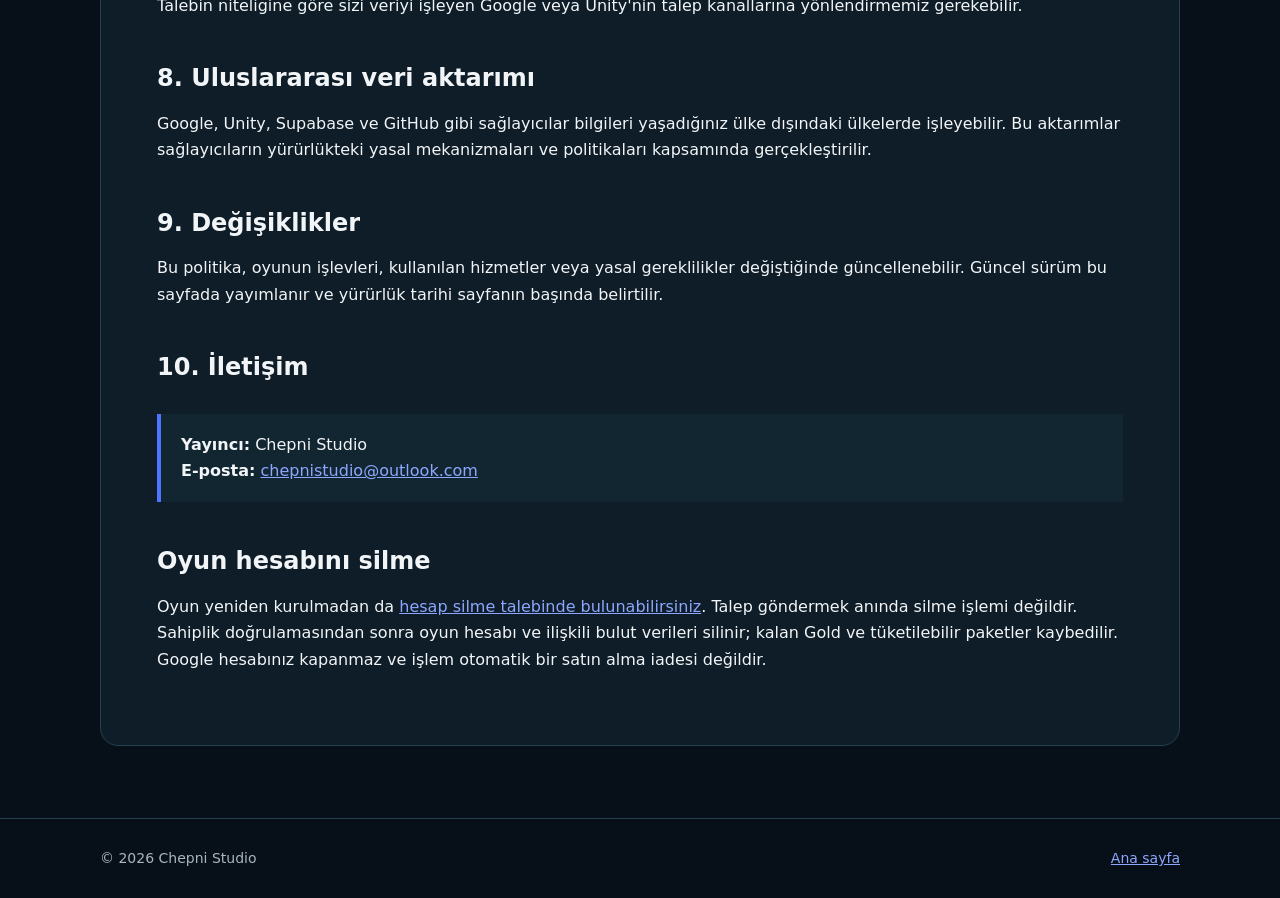
<file: tr/privacy.html>
<!doctype html>
<html lang="tr">
<head>
  <meta charset="utf-8">
  <meta name="viewport" content="width=device-width, initial-scale=1">
  <meta name="description" content="Football Club Manager gizlilik politikası.">
  <title>Gizlilik Politikası | Football Club Manager</title>
  <link rel="icon" href="../assets/store-icon.png">
  <link rel="stylesheet" href="../styles.css">
</head>
<body>
  <header class="topbar"><div class="topbar-inner"><a class="brand" href="index.html"><img src="../assets/store-icon.png" alt="FCM"><span>Football Club Manager</span></a><div class="header-actions"><nav aria-label="Ana bağlantılar"><a href="privacy.html">Gizlilik</a><a href="terms.html">Kullanım Koşulları</a><a href="support.html">Destek</a><a href="account-deletion.html">Hesap Silme</a></nav><div class="language-switch" aria-label="Dil"><a href="../privacy.html" lang="en">EN</a><a href="privacy.html" aria-current="true">TR</a></div></div></div></header>
  <main class="page"><article class="legal">
    <p class="eyebrow">CHEPNI STUDIO</p>
    <h1>Gizlilik Politikası</h1>
    <p class="updated">Son güncelleme ve yürürlük tarihi: 31 Ekim 2026</p>
    <p>Bu Gizlilik Politikası, Chepni Studio tarafından sunulan Football Club Manager mobil oyununun veri işleme uygulamalarını açıklar.</p>

    <h2>1. Topladığımız ve işlediğimiz bilgiler</h2>
    <h3>Cihazda saklanan oyun verileri</h3>
    <p>Kariyer kayıtları, teknik direktör ve takım bilgileri, kadrolar, fikstürler, istatistikler, dil/ses tercihleri ve kurulu veri paketleri cihazınızda saklanır. Kariyer kayıtları için şu anda otomatik bulut yedeklemesi sunulmuyor. Bazı sürümlerde cüzdanın yerel kopyası ve satın alınmış haklar da cihazda saklanır; aşağıdaki hesap ve cüzdan verileri bundan ayrıdır.</p>
    <h3>Google ile giriş ve oyun hesabı</h3><p>Google Play Games ve Unity Authentication, Google ile girişinizi doğrulamak ve hesabınıza bir oyun oyuncu kimliği atamak için kullanılır. Oyuncu kimlikleri, hesap sağlayıcısı bağlantısı, kimlik doğrulama bilgileri ve oturum/ağ tanılama verileri bu sağlayıcılar tarafından işlenebilir. Oyun, Play Games üzerinden sunulan profil adını ve avatarı gösterebilir. Google parolanızı almayız. Sunucuda oturum doğrulamak için oyuncu kimliği ve kısa ömürlü kimlik doğrulama belirteçleri kullanılabilir.</p>
    <h3>Hesaba bağlı bulut cüzdanı</h3><p>Bulut cüzdanının etkin olduğu sürümlerde oyuncu kimliği, Gold ve tüketilebilir envanter, kalıcı haklar, ödül/harcama kayıtları ve satın alma/iadeye ilişkin işlem kimlikleri, satın alma belirteçleri ve doğrulama durumu Supabase (barındırılan Postgres ve sunucu tarafındaki Edge Functions) kullanılarak işlenir. Bazı kurulumlarda bunun yerine Google Cloud kullanılabilir; iki sağlayıcı da aynı hesaba bağlı cüzdan amacına hizmet eder. Amaç bakiyeyi hesapla eşlemek, uygun içerikleri geri getirmek ve aynı işlemin tekrar ödüllendirilmesini önlemektir. Bulut cüzdanı internet bağlantısı gerektirir. Sadece Google ile giriş yapmak, yerel bakiyenin veya kariyer kayıtlarının yedeklendiği anlamına gelmez; oyundaki cüzdan durumunu kontrol edin.</p>
    <p><a href="https://supabase.com/privacy" rel="noopener noreferrer">Supabase Gizlilik Politikası</a></p><h3>Destek ve silme talepleri</h3><p>Destekle iletişime geçtiğinizde e-posta adresinizi, mesajınızı, isteğe bağlı oyuncu kimliğinizi ve gönderdiğiniz kanıtları talebinizi çözmek ve sahipliği doğrulamak için işleriz. Şifre, doğrulama kodu veya kart bilgisi göndermeyin. Web talep aracı verilerinizi otomatik göndermez; cihazınızda bir e-posta taslağı hazırlar.</p>
    <p>Yerel verileri Android ayarlarından uygulama verisini temizleyerek veya uygulamayı kaldırarak silebilirsiniz. Bu işlem kariyer kayıtlarınızı ve diğer yerel ilerlemenizi geri alınamayacak şekilde kaldırabilir.</p>

    <h3>Reklamlar</h3>
    <p>Oyun, reklam göstermek için Google Mobile Ads SDK ve izin tercihlerini yönetmek için Google User Messaging Platform kullanır. Google bu hizmetlerle IP adresi ve bundan türetilebilen yaklaşık konum, uygulama açılışları ve reklam etkileşimleri, tanılama bilgileri, Android reklam kimliği, app set ID ve diğer cihaz tanımlayıcılarını reklam sunma, ölçüm, analiz ve sahtekârlığı önleme amaçlarıyla işleyebilir.</p>
    <p>Uygun bölgelerde açılan izin ekranından tercihinizi belirleyebilir ve oyun içindeki Reklam Gizliliği seçeneklerinden tercihinizi daha sonra yönetebilirsiniz. Android ayarlarından reklam kimliğinizi sıfırlayabilir veya silebilirsiniz. Onayı reddetmeniz, kişiselleştirilmemiş ya da sınırlı reklam gösterilemeyeceği anlamına gelmeyebilir.</p>
    <p><a href="https://policies.google.com/privacy" rel="noopener noreferrer">Google Gizlilik Politikası</a></p>

    <h3>Uygulama içi satın almalar</h3>
    <p>Oyun içi satın almalar Google Play üzerinden ve Unity In-App Purchasing 5.4 ile yürütülür. Ödeme kartı veya banka hesabı bilgilerinizi Chepni Studio görmez veya saklamaz; ödeme Google Play tarafından işlenir.</p>
    <p>Satın alma işlevinin sağlanması, işlemlerin doğrulanması, hakların teslimi, satın almaların geri yüklenmesi ve sahtekârlığın önlenmesi için Unity IAP; yaklaşık konum, e-posta adresi, kişisel/kurulum tanımlayıcıları, cihaz ve oturum bilgileri, ülke, satın alma geçmişi, kilitlenme günlükleri, tanılama ve diğer uygulama performans verilerini işleyebilir. Google Play de işlemi kendi koşulları ve gizlilik politikası kapsamında işler.</p>
    <p><a href="https://unity.com/legal/privacy-policy" rel="noopener noreferrer">Unity Gizlilik Politikası</a> · <a href="https://policies.google.com/privacy" rel="noopener noreferrer">Google Gizlilik Politikası</a></p>

    <h3>Veri paketleri ve harici bağlantılar</h3>
    <p>Oyun, isteğe bağlı topluluk veri paketlerini listelemek ve indirmek için GitHub üzerinde barındırılan katalog ve sürüm dosyalarına bağlanabilir. Ayrıca kullanıcı tarafından sağlanan doğrudan HTTPS veri paketi adreslerine bağlanabilir. Bu bağlantıların işletmecileri IP adresi, istek zamanı ve standart cihaz/ağ kayıtlarını kendi gizlilik politikaları kapsamında işleyebilir.</p>
    <p>İndirilen veri paketleri cihazınızda saklanır. Topluluk paketlerinin içerik ve kaynaklarından ilgili paket üreticisi sorumludur. Harici bir bağlantıyı veya paketi kullanmadan önce ilgili kaynağın şartlarını ve gizlilik politikasını inceleyin.</p>
    <p><a href="https://docs.github.com/en/site-policy/privacy-policies/github-general-privacy-statement" rel="noopener noreferrer">GitHub Gizlilik Bildirimi</a></p>

    <h2>2. Verileri kullanma amaçlarımız</h2>
    <p>Bilgiler; oyunun ve kayıt sisteminin çalıştırılması, tercihlerin korunması, satın alınan içeriğin teslimi ve geri yüklenmesi, reklam gösterimi ve ölçümü, güvenlik, hata teşhisi, kötüye kullanım ve sahtekârlığın önlenmesi amaçlarıyla işlenir.</p>

    <h2>3. Veri paylaşımı</h2>
    <p>Chepni Studio yerel kariyer verilerinizi satmaz. Yukarıda açıklanan veriler, yalnızca ilgili işlevlerin sağlanması kapsamında Google, Unity, Supabase, Google Play ve isteğe bağlı veri paketi barındırma sağlayıcıları tarafından işlenebilir. Bu sağlayıcıların kendi koşulları ve gizlilik politikaları geçerlidir.</p>

    <h2>4. Saklama süresi</h2>
    <p>Yerel oyun verileri, siz silene veya uygulamayı kaldırana kadar cihazınızda kalır. Google ve Unity tarafından işlenen verilerin saklama süreleri ilgili sağlayıcıların politikalarına tabidir. Yasal yükümlülükler, güvenlik ve satın alma kayıtlarının korunması nedeniyle bazı işlem kayıtları daha uzun süre tutulabilir.</p>

    <h2>5. Çocukların gizliliği</h2>
    <p>Football Club Manager 13 yaşın altındaki çocuklara yönelik değildir. Bilerek 13 yaş altındaki çocuklardan doğrudan kişisel bilgi toplamıyoruz. Böyle bir verinin işlendiğini düşünüyorsanız bizimle iletişime geçin.</p>

    <h2>6. Güvenlik</h2>
    <p>Ağ üzerinden yapılan desteklenen bağlantılarda HTTPS/TLS kullanılır. Bununla birlikte hiçbir elektronik aktarım veya depolama yöntemi tamamen risksiz değildir.</p>

    <h2>7. Haklarınız ve tercihleriniz</h2>
    <ul><li>Yerel oyun verilerini Android uygulama ayarlarından silebilirsiniz.</li><li>Reklam izin tercihlerini oyun içindeki Reklam Gizliliği bölümünden yönetebilirsiniz.</li><li>Satın alma geçmişi ve ödeme bilgileriyle ilgili seçenekler için Google Play hesabınızı kullanabilirsiniz.</li><li>Erişim, düzeltme, silme veya gizlilik sorularınız için <a href="mailto:chepnistudio@outlook.com">chepnistudio@outlook.com</a> adresine yazabilirsiniz.</li></ul>
    <p>Talebin niteliğine göre sizi veriyi işleyen Google veya Unity'nin talep kanallarına yönlendirmemiz gerekebilir.</p>

    <h2>8. Uluslararası veri aktarımı</h2>
    <p>Google, Unity, Supabase ve GitHub gibi sağlayıcılar bilgileri yaşadığınız ülke dışındaki ülkelerde işleyebilir. Bu aktarımlar sağlayıcıların yürürlükteki yasal mekanizmaları ve politikaları kapsamında gerçekleştirilir.</p>

    <h2>9. Değişiklikler</h2>
    <p>Bu politika, oyunun işlevleri, kullanılan hizmetler veya yasal gereklilikler değiştiğinde güncellenebilir. Güncel sürüm bu sayfada yayımlanır ve yürürlük tarihi sayfanın başında belirtilir.</p>

    <h2>10. İletişim</h2>
    <div class="callout"><strong>Yayıncı:</strong> Chepni Studio<br><strong>E-posta:</strong> <a href="mailto:chepnistudio@outlook.com">chepnistudio@outlook.com</a></div>
  <h2>Oyun hesabını silme</h2><p>Oyun yeniden kurulmadan da <a href="account-deletion.html">hesap silme talebinde bulunabilirsiniz</a>. Talep göndermek anında silme işlemi değildir. Sahiplik doğrulamasından sonra oyun hesabı ve ilişkili bulut verileri silinir; kalan Gold ve tüketilebilir paketler kaybedilir. Google hesabınız kapanmaz ve işlem otomatik bir satın alma iadesi değildir.</p></article></main>
  <footer><div class="footer-inner"><span>© 2026 Chepni Studio</span><a href="index.html">Ana sayfa</a></div></footer>
</body>
</html>
</file>
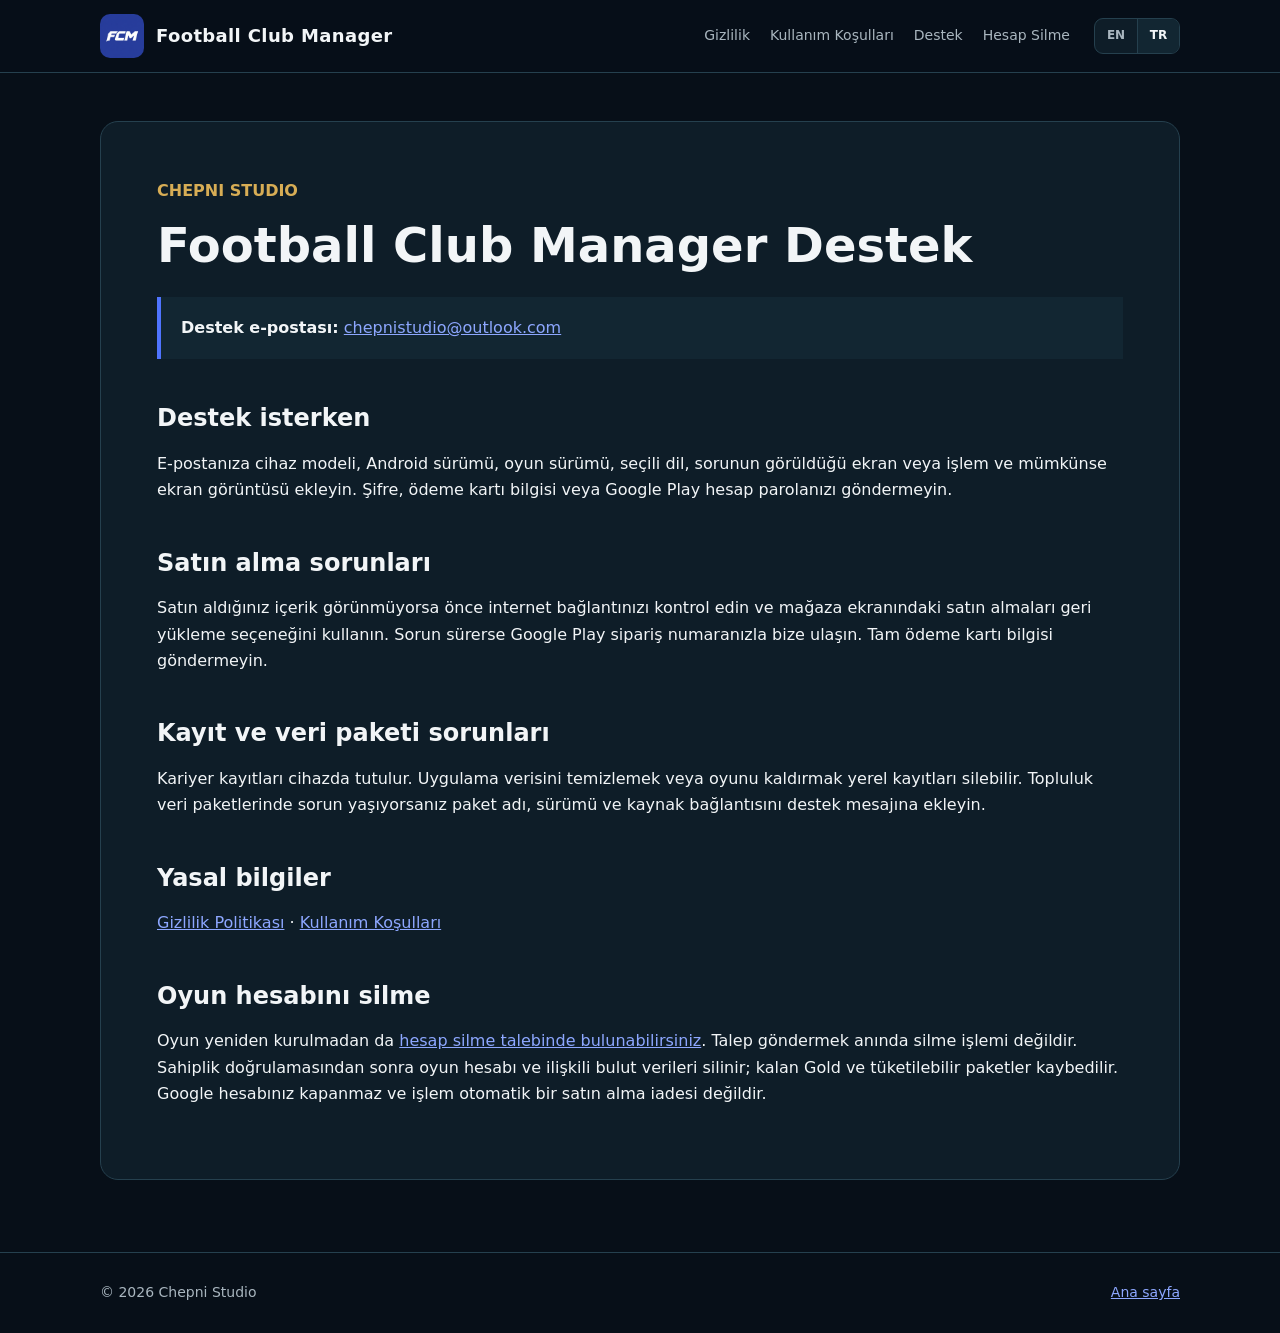
<file: tr/support.html>
<!doctype html>
<html lang="tr">
<head>
  <meta charset="utf-8">
  <meta name="viewport" content="width=device-width, initial-scale=1">
  <meta name="description" content="Football Club Manager destek sayfası.">
  <title>Destek | Football Club Manager</title>
  <link rel="icon" href="../assets/store-icon.png">
  <link rel="stylesheet" href="../styles.css">
</head>
<body>
  <header class="topbar"><div class="topbar-inner"><a class="brand" href="index.html"><img src="../assets/store-icon.png" alt="FCM"><span>Football Club Manager</span></a><div class="header-actions"><nav aria-label="Ana bağlantılar"><a href="privacy.html">Gizlilik</a><a href="terms.html">Kullanım Koşulları</a><a href="support.html">Destek</a><a href="account-deletion.html">Hesap Silme</a></nav><div class="language-switch" aria-label="Dil"><a href="../support.html" lang="en">EN</a><a href="support.html" aria-current="true">TR</a></div></div></div></header>
  <main class="page"><article class="legal">
    <p class="eyebrow">CHEPNI STUDIO</p><h1>Football Club Manager Destek</h1>
    <div class="callout"><strong>Destek e-postası:</strong> <a href="mailto:chepnistudio@outlook.com">chepnistudio@outlook.com</a></div>
    <h2>Destek isterken</h2><p>E-postanıza cihaz modeli, Android sürümü, oyun sürümü, seçili dil, sorunun görüldüğü ekran veya işlem ve mümkünse ekran görüntüsü ekleyin. Şifre, ödeme kartı bilgisi veya Google Play hesap parolanızı göndermeyin.</p>
    <h2>Satın alma sorunları</h2><p>Satın aldığınız içerik görünmüyorsa önce internet bağlantınızı kontrol edin ve mağaza ekranındaki satın almaları geri yükleme seçeneğini kullanın. Sorun sürerse Google Play sipariş numaranızla bize ulaşın. Tam ödeme kartı bilgisi göndermeyin.</p>
    <h2>Kayıt ve veri paketi sorunları</h2><p>Kariyer kayıtları cihazda tutulur. Uygulama verisini temizlemek veya oyunu kaldırmak yerel kayıtları silebilir. Topluluk veri paketlerinde sorun yaşıyorsanız paket adı, sürümü ve kaynak bağlantısını destek mesajına ekleyin.</p>
    <h2>Yasal bilgiler</h2><p><a href="privacy.html">Gizlilik Politikası</a> · <a href="terms.html">Kullanım Koşulları</a></p>
  <h2>Oyun hesabını silme</h2><p>Oyun yeniden kurulmadan da <a href="account-deletion.html">hesap silme talebinde bulunabilirsiniz</a>. Talep göndermek anında silme işlemi değildir. Sahiplik doğrulamasından sonra oyun hesabı ve ilişkili bulut verileri silinir; kalan Gold ve tüketilebilir paketler kaybedilir. Google hesabınız kapanmaz ve işlem otomatik bir satın alma iadesi değildir.</p></article></main>
  <footer><div class="footer-inner"><span>© 2026 Chepni Studio</span><a href="index.html">Ana sayfa</a></div></footer>
</body>
</html>
</file>
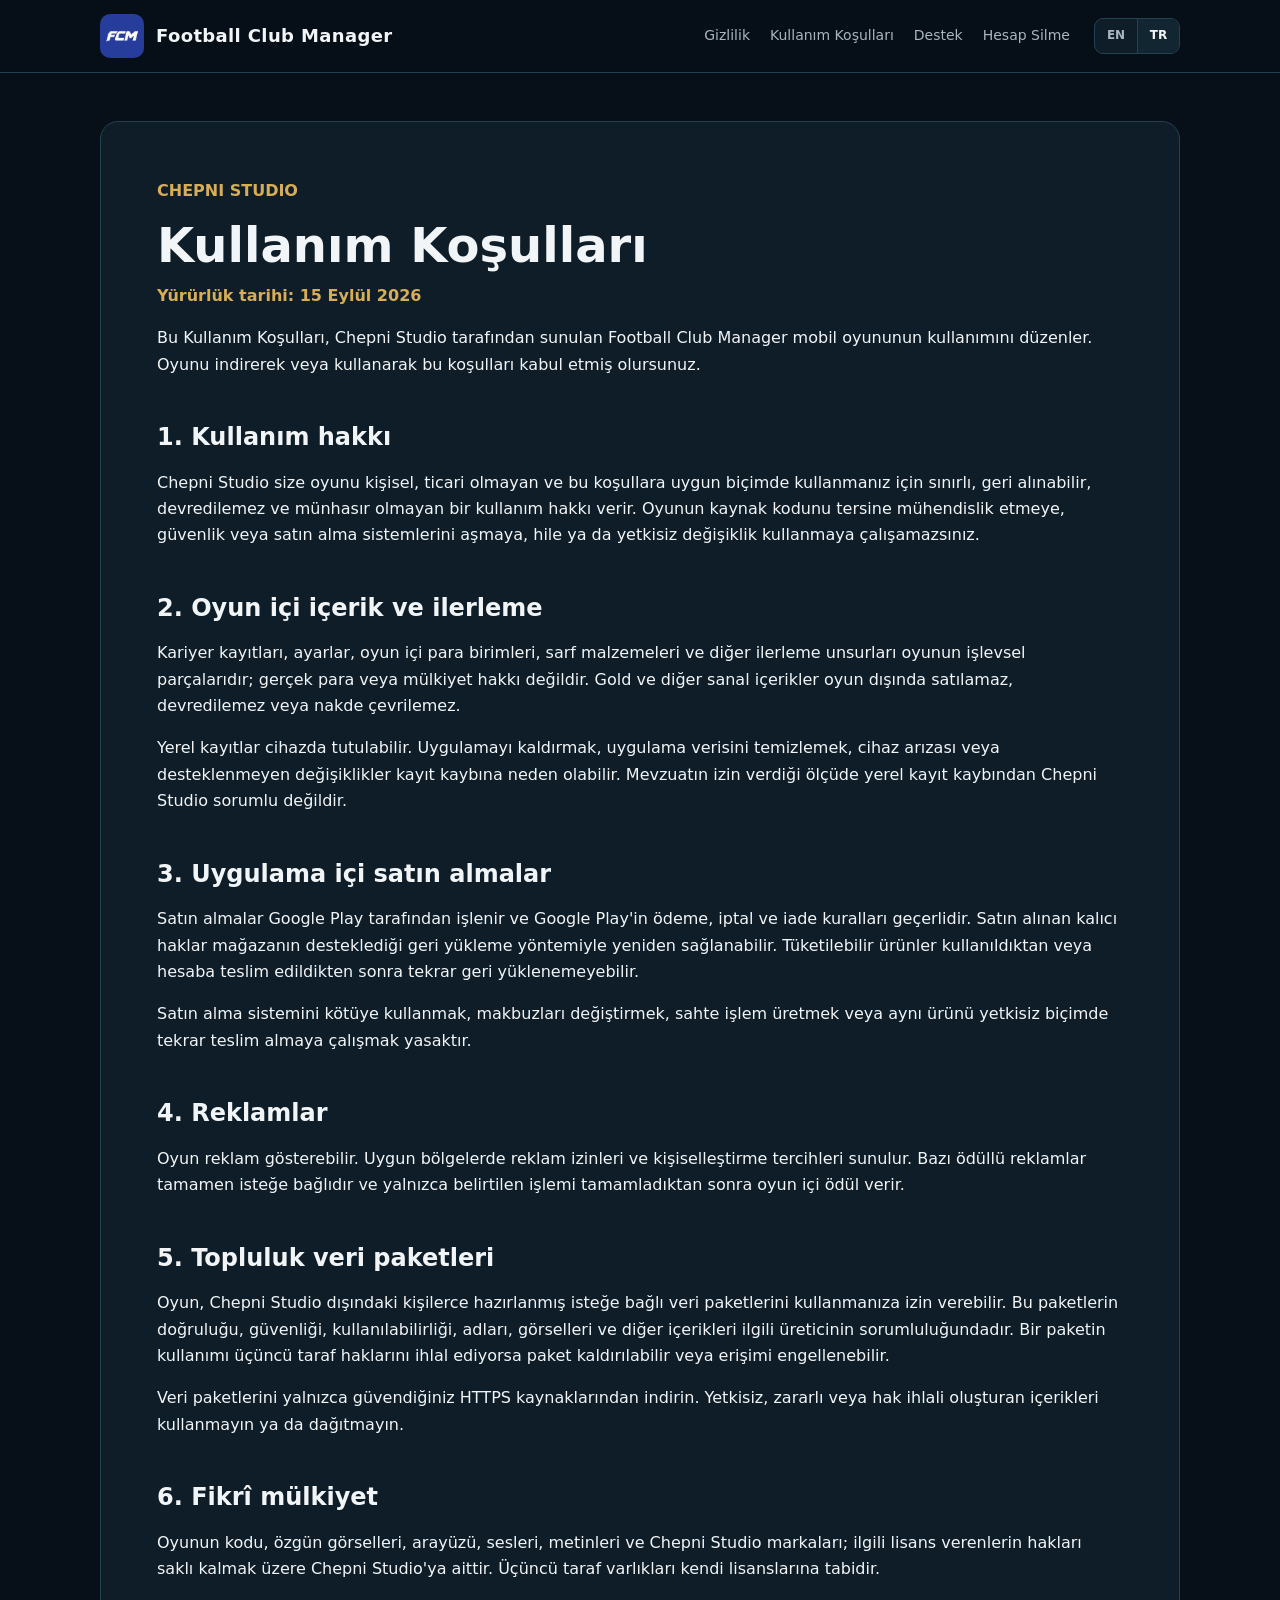
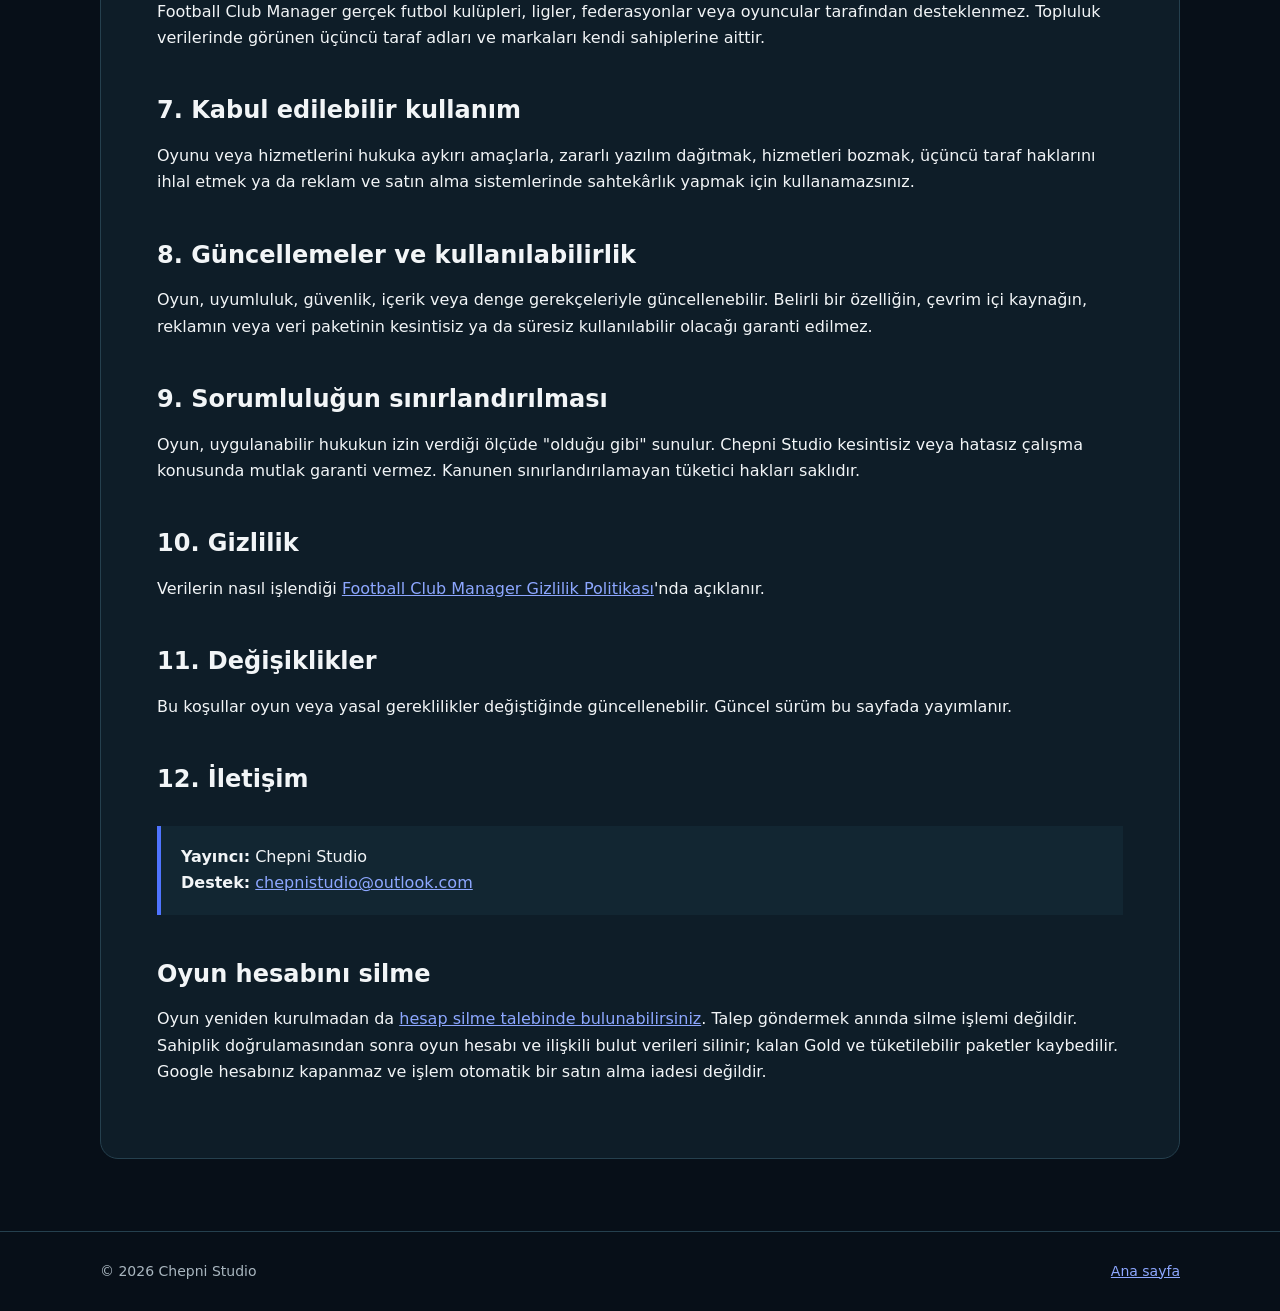
<file: tr/terms.html>
<!doctype html>
<html lang="tr">
<head>
  <meta charset="utf-8">
  <meta name="viewport" content="width=device-width, initial-scale=1">
  <meta name="description" content="Football Club Manager kullanım koşulları.">
  <title>Kullanım Koşulları | Football Club Manager</title>
  <link rel="icon" href="../assets/store-icon.png">
  <link rel="stylesheet" href="../styles.css">
</head>
<body>
  <header class="topbar"><div class="topbar-inner"><a class="brand" href="index.html"><img src="../assets/store-icon.png" alt="FCM"><span>Football Club Manager</span></a><div class="header-actions"><nav aria-label="Ana bağlantılar"><a href="privacy.html">Gizlilik</a><a href="terms.html">Kullanım Koşulları</a><a href="support.html">Destek</a><a href="account-deletion.html">Hesap Silme</a></nav><div class="language-switch" aria-label="Dil"><a href="../terms.html" lang="en">EN</a><a href="terms.html" aria-current="true">TR</a></div></div></div></header>
  <main class="page"><article class="legal">
    <p class="eyebrow">CHEPNI STUDIO</p><h1>Kullanım Koşulları</h1><p class="updated">Yürürlük tarihi: 15 Eylül 2026</p>
    <p>Bu Kullanım Koşulları, Chepni Studio tarafından sunulan Football Club Manager mobil oyununun kullanımını düzenler. Oyunu indirerek veya kullanarak bu koşulları kabul etmiş olursunuz.</p>
    <h2>1. Kullanım hakkı</h2><p>Chepni Studio size oyunu kişisel, ticari olmayan ve bu koşullara uygun biçimde kullanmanız için sınırlı, geri alınabilir, devredilemez ve münhasır olmayan bir kullanım hakkı verir. Oyunun kaynak kodunu tersine mühendislik etmeye, güvenlik veya satın alma sistemlerini aşmaya, hile ya da yetkisiz değişiklik kullanmaya çalışamazsınız.</p>
    <h2>2. Oyun içi içerik ve ilerleme</h2><p>Kariyer kayıtları, ayarlar, oyun içi para birimleri, sarf malzemeleri ve diğer ilerleme unsurları oyunun işlevsel parçalarıdır; gerçek para veya mülkiyet hakkı değildir. Gold ve diğer sanal içerikler oyun dışında satılamaz, devredilemez veya nakde çevrilemez.</p><p>Yerel kayıtlar cihazda tutulabilir. Uygulamayı kaldırmak, uygulama verisini temizlemek, cihaz arızası veya desteklenmeyen değişiklikler kayıt kaybına neden olabilir. Mevzuatın izin verdiği ölçüde yerel kayıt kaybından Chepni Studio sorumlu değildir.</p>
    <h2>3. Uygulama içi satın almalar</h2><p>Satın almalar Google Play tarafından işlenir ve Google Play'in ödeme, iptal ve iade kuralları geçerlidir. Satın alınan kalıcı haklar mağazanın desteklediği geri yükleme yöntemiyle yeniden sağlanabilir. Tüketilebilir ürünler kullanıldıktan veya hesaba teslim edildikten sonra tekrar geri yüklenemeyebilir.</p><p>Satın alma sistemini kötüye kullanmak, makbuzları değiştirmek, sahte işlem üretmek veya aynı ürünü yetkisiz biçimde tekrar teslim almaya çalışmak yasaktır.</p>
    <h2>4. Reklamlar</h2><p>Oyun reklam gösterebilir. Uygun bölgelerde reklam izinleri ve kişiselleştirme tercihleri sunulur. Bazı ödüllü reklamlar tamamen isteğe bağlıdır ve yalnızca belirtilen işlemi tamamladıktan sonra oyun içi ödül verir.</p>
    <h2>5. Topluluk veri paketleri</h2><p>Oyun, Chepni Studio dışındaki kişilerce hazırlanmış isteğe bağlı veri paketlerini kullanmanıza izin verebilir. Bu paketlerin doğruluğu, güvenliği, kullanılabilirliği, adları, görselleri ve diğer içerikleri ilgili üreticinin sorumluluğundadır. Bir paketin kullanımı üçüncü taraf haklarını ihlal ediyorsa paket kaldırılabilir veya erişimi engellenebilir.</p><p>Veri paketlerini yalnızca güvendiğiniz HTTPS kaynaklarından indirin. Yetkisiz, zararlı veya hak ihlali oluşturan içerikleri kullanmayın ya da dağıtmayın.</p>
    <h2>6. Fikrî mülkiyet</h2><p>Oyunun kodu, özgün görselleri, arayüzü, sesleri, metinleri ve Chepni Studio markaları; ilgili lisans verenlerin hakları saklı kalmak üzere Chepni Studio'ya aittir. Üçüncü taraf varlıkları kendi lisanslarına tabidir.</p><p>Football Club Manager gerçek futbol kulüpleri, ligler, federasyonlar veya oyuncular tarafından desteklenmez. Topluluk verilerinde görünen üçüncü taraf adları ve markaları kendi sahiplerine aittir.</p>
    <h2>7. Kabul edilebilir kullanım</h2><p>Oyunu veya hizmetlerini hukuka aykırı amaçlarla, zararlı yazılım dağıtmak, hizmetleri bozmak, üçüncü taraf haklarını ihlal etmek ya da reklam ve satın alma sistemlerinde sahtekârlık yapmak için kullanamazsınız.</p>
    <h2>8. Güncellemeler ve kullanılabilirlik</h2><p>Oyun, uyumluluk, güvenlik, içerik veya denge gerekçeleriyle güncellenebilir. Belirli bir özelliğin, çevrim içi kaynağın, reklamın veya veri paketinin kesintisiz ya da süresiz kullanılabilir olacağı garanti edilmez.</p>
    <h2>9. Sorumluluğun sınırlandırılması</h2><p>Oyun, uygulanabilir hukukun izin verdiği ölçüde "olduğu gibi" sunulur. Chepni Studio kesintisiz veya hatasız çalışma konusunda mutlak garanti vermez. Kanunen sınırlandırılamayan tüketici hakları saklıdır.</p>
    <h2>10. Gizlilik</h2><p>Verilerin nasıl işlendiği <a href="privacy.html">Football Club Manager Gizlilik Politikası</a>'nda açıklanır.</p>
    <h2>11. Değişiklikler</h2><p>Bu koşullar oyun veya yasal gereklilikler değiştiğinde güncellenebilir. Güncel sürüm bu sayfada yayımlanır.</p>
    <h2>12. İletişim</h2><div class="callout"><strong>Yayıncı:</strong> Chepni Studio<br><strong>Destek:</strong> <a href="mailto:chepnistudio@outlook.com">chepnistudio@outlook.com</a></div>
  <h2>Oyun hesabını silme</h2><p>Oyun yeniden kurulmadan da <a href="account-deletion.html">hesap silme talebinde bulunabilirsiniz</a>. Talep göndermek anında silme işlemi değildir. Sahiplik doğrulamasından sonra oyun hesabı ve ilişkili bulut verileri silinir; kalan Gold ve tüketilebilir paketler kaybedilir. Google hesabınız kapanmaz ve işlem otomatik bir satın alma iadesi değildir.</p></article></main>
  <footer><div class="footer-inner"><span>© 2026 Chepni Studio</span><a href="index.html">Ana sayfa</a></div></footer>
</body>
</html>
</file>
<file: styles.css>
:root {
  color-scheme: dark;
  --background: #070f18;
  --panel: #0e1d28;
  --panel-soft: #122632;
  --border: #25404e;
  --text: #f2f5f7;
  --muted: #a9b6bf;
  --accent: #4f74ff;
  --gold: #d7ad55;
}

* {
  box-sizing: border-box;
}

html {
  scroll-behavior: smooth;
}

body {
  margin: 0;
  background: var(--background);
  color: var(--text);
  font-family: Inter, system-ui, -apple-system, BlinkMacSystemFont, "Segoe UI", sans-serif;
  line-height: 1.65;
}

a {
  color: #8da7ff;
}

.topbar {
  position: sticky;
  top: 0;
  z-index: 2;
  border-bottom: 1px solid var(--border);
  background: rgba(7, 15, 24, 0.96);
}

.topbar-inner,
.page,
.footer-inner {
  width: min(1080px, calc(100% - 40px));
  margin: 0 auto;
}

.topbar-inner {
  min-height: 72px;
  display: flex;
  align-items: center;
  justify-content: space-between;
  gap: 24px;
}

.header-actions {
  display: flex;
  align-items: center;
  justify-content: flex-end;
  gap: 24px;
}

.brand {
  display: flex;
  align-items: center;
  gap: 12px;
  color: var(--text);
  text-decoration: none;
  font-size: 18px;
  font-weight: 800;
  letter-spacing: 0.02em;
}

.brand img {
  width: 44px;
  height: 44px;
  border-radius: 10px;
}

nav {
  display: flex;
  gap: 20px;
  font-size: 14px;
}

nav a {
  color: var(--muted);
  text-decoration: none;
}

nav a:hover,
nav a:focus {
  color: var(--text);
}

.language-switch {
  display: inline-flex;
  flex: 0 0 auto;
  overflow: hidden;
  border: 1px solid var(--border);
  border-radius: 9px;
  background: var(--panel);
}

.language-switch a {
  min-width: 42px;
  padding: 7px 10px;
  color: var(--muted);
  text-align: center;
  text-decoration: none;
  font-size: 12px;
  font-weight: 800;
}

.language-switch a + a {
  border-left: 1px solid var(--border);
}

.language-switch a[aria-current="true"] {
  background: var(--panel-soft);
  color: var(--text);
}

.page {
  padding: 48px 0 72px;
}

.hero {
  min-height: 360px;
  display: flex;
  align-items: flex-end;
  padding: 44px;
  border: 1px solid var(--border);
  border-radius: 22px;
  background: #0d1b2a url("assets/feature-graphic.png") center / cover no-repeat;
  overflow: hidden;
}

.hero-copy {
  max-width: 560px;
  padding: 20px 24px;
  border-radius: 14px;
  background: rgba(5, 13, 23, 0.88);
}

h1,
h2,
h3,
p {
  margin-top: 0;
}

h1 {
  margin-bottom: 12px;
  font-size: clamp(34px, 6vw, 58px);
  line-height: 1.05;
}

h2 {
  margin-top: 40px;
  margin-bottom: 12px;
  font-size: 24px;
}

h3 {
  margin-top: 28px;
  margin-bottom: 8px;
  font-size: 18px;
}

.eyebrow,
.updated {
  color: var(--gold);
  font-weight: 700;
}

.muted {
  color: var(--muted);
}

.cards {
  display: grid;
  grid-template-columns: repeat(2, 1fr);
  gap: 18px;
  margin-top: 28px;
}

.card,
.legal {
  border: 1px solid var(--border);
  border-radius: 18px;
  background: var(--panel);
}

.card {
  padding: 24px;
}

.card a {
  display: inline-block;
  margin-top: 8px;
  font-weight: 700;
}

.legal {
  padding: clamp(24px, 5vw, 56px);
}

.legal h1 {
  font-size: clamp(32px, 5vw, 48px);
}

.legal li {
  margin-bottom: 7px;
}

.callout {
  margin: 26px 0;
  padding: 18px 20px;
  border-left: 4px solid var(--accent);
  background: var(--panel-soft);
}

.loss-warning { border-color: var(--gold); color: #f5d69c; }
.deletion-page { max-width: 960px; margin: 0 auto; }
.request-fields { display: grid; grid-template-columns: 1fr 1fr; gap: 20px; }
.request-fields label:last-child { grid-column: 1 / -1; }
.deletion-page label { display: block; font-size: 14px; color: var(--muted); }
.deletion-page input:not([type="checkbox"]), .deletion-page textarea {
  display: block; width: 100%; margin-top: 8px; padding: 12px;
  font: inherit; color: var(--text); background: var(--background);
  border: 1px solid var(--border); border-radius: 8px;
}
.deletion-page textarea { resize: vertical; min-height: 170px; }
.deletion-page .consent-row { display: flex; gap: 14px; align-items: flex-start; margin: 26px 0; padding: 18px; background: var(--panel-soft); border-radius: 10px; color: var(--text); }
.consent-row input { width: 22px; height: 22px; flex: 0 0 auto; margin: 2px 0 0; accent-color: var(--accent); }
.request-actions { display: flex; gap: 14px; flex-wrap: wrap; }
.request-actions button { padding: 13px 20px; border: 1px solid var(--border); border-radius: 8px; background: var(--panel-soft); color: var(--text); font: inherit; font-weight: 700; cursor: pointer; }
.request-actions button[type="submit"] { background: var(--accent); border-color: var(--accent); }
.request-actions button:disabled { opacity: .45; cursor: default; }
.deletion-page :focus-visible { outline: 2px solid var(--gold); outline-offset: 3px; }
#request-status { min-height: 3em; color: var(--muted); font-size: 14px; }
@media (max-width: 560px) { .request-fields { grid-template-columns: 1fr; } .request-actions button { width: 100%; } }

footer {
  border-top: 1px solid var(--border);
  color: var(--muted);
}

.footer-inner {
  display: flex;
  justify-content: space-between;
  gap: 20px;
  padding: 28px 0;
  font-size: 14px;
}

@media (max-width: 760px) {
  .topbar-inner {
    align-items: stretch;
    flex-direction: column;
    padding: 14px 0;
  }

  .header-actions {
    align-items: center;
    flex-wrap: wrap;
    gap: 12px;
  }

  nav {
    flex-wrap: wrap;
    flex: 1 1 auto;
    gap: 12px;
  }

  .hero {
    min-height: 300px;
    padding: 18px;
  }

  .cards {
    grid-template-columns: 1fr;
  }

  .footer-inner {
    flex-direction: column;
  }
}
</file>
